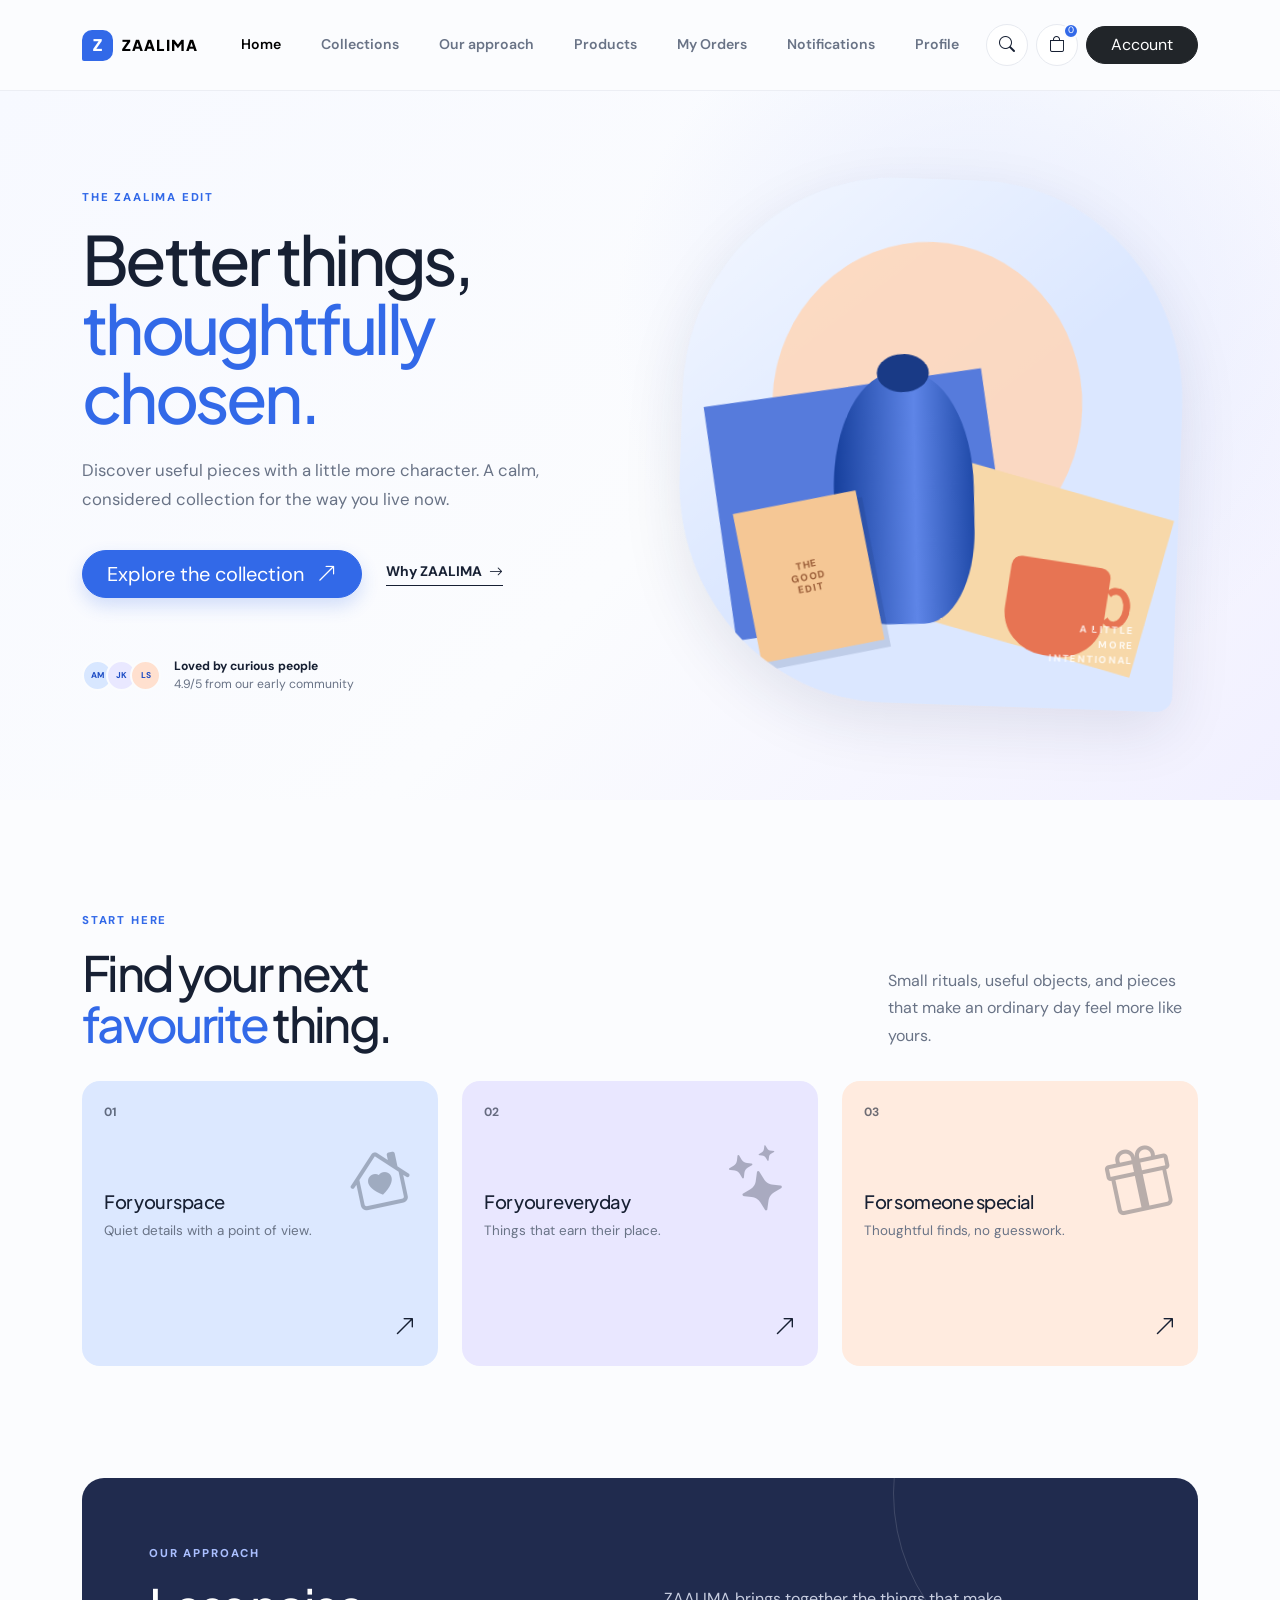
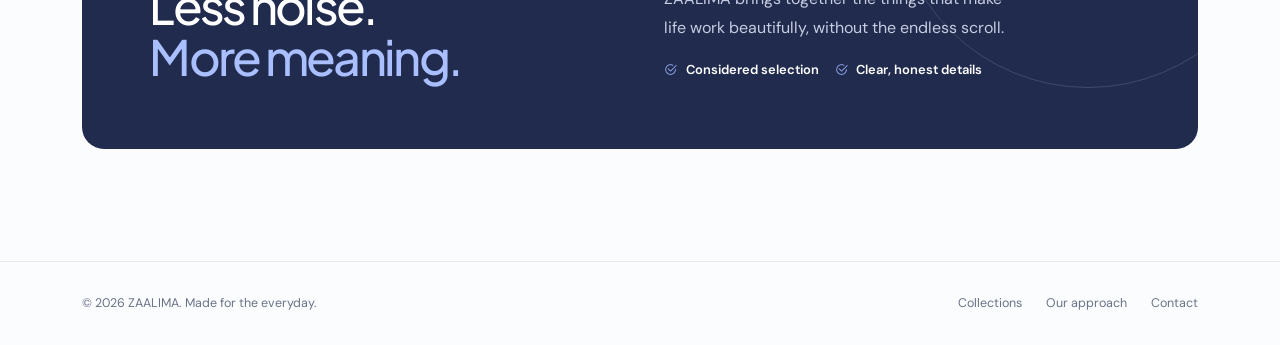
<file: frontend/index.html>
<!DOCTYPE html>
<html lang="en">
<head>
    <meta charset="UTF-8">
    <meta name="viewport" content="width=device-width, initial-scale=1">
    <meta name="description" content="ZAALIMA - a considered shopping experience for everyday essentials and standout finds.">
    <title>ZAALIMA | Better things, thoughtfully chosen</title>
    <link rel="preconnect" href="https://fonts.googleapis.com">
    <link rel="preconnect" href="https://fonts.gstatic.com" crossorigin>
    <link href="https://fonts.googleapis.com/css2?family=DM+Sans:wght@400;500;600;700&family=Plus+Jakarta+Sans:wght@600;700;800&display=swap" rel="stylesheet">
    <link href="https://cdn.jsdelivr.net/npm/bootstrap@5.3.3/dist/css/bootstrap.min.css" rel="stylesheet" integrity="sha384-QWTKZyjpPEjISv5WaRU9OFeRpok6YctnYmDr5pNlyT2bRjXh0JMhjY6hW+ALEwIH" crossorigin="anonymous">
    <link href="https://cdn.jsdelivr.net/npm/bootstrap-icons@1.11.3/font/bootstrap-icons.min.css" rel="stylesheet">
    <link rel="stylesheet" href="css/style.css">
</head>
<body>
    <header class="site-header">
        <nav class="navbar navbar-expand-lg" aria-label="Primary navigation">
            <div class="container py-3">
                <a class="navbar-brand brand-mark" href="index.html" aria-label="ZAALIMA home">
                    <span class="brand-mark__symbol">Z</span>
                    <span>ZAALIMA</span>
                </a>
                <button class="navbar-toggler border-0 shadow-none" type="button" data-bs-toggle="collapse" data-bs-target="#primaryNavigation" aria-controls="primaryNavigation" aria-expanded="false" aria-label="Toggle navigation">
                    <i class="bi bi-list fs-2"></i>
                </button>
                <div class="collapse navbar-collapse" id="primaryNavigation">
                    <ul class="navbar-nav mx-auto gap-lg-2 mt-3 mt-lg-0">
                        <li class="nav-item"><a class="nav-link active" href="index.html" aria-current="page">Home</a></li>
                        <li class="nav-item"><a class="nav-link" href="#collections">Collections</a></li>
                        <li class="nav-item"><a class="nav-link" href="#why-zaalima">Our approach</a></li>
                        <li class="nav-item"><a class="nav-link" href="products.html">Products</a></li>
                        <li class="nav-item"><a class="nav-link" href="orders.html">My Orders</a></li>
                        <li class="nav-item"><a class="nav-link" href="notifications.html">Notifications</a></li>
                        <li class="nav-item"><a class="nav-link" href="profile.html">Profile</a></li>
                    </ul>
                    <div class="nav-actions d-flex align-items-center gap-2 mt-3 mt-lg-0">
                        <button class="icon-button" type="button" aria-label="Search" data-action="search"><i class="bi bi-search"></i></button>
                        <a class="icon-button position-relative" href="cart.html" aria-label="Shopping cart">
                            <i class="bi bi-bag"></i><span class="cart-count" aria-label="0 items">0</span>
                        </a>
                        <button class="btn btn-dark rounded-pill px-4" type="button" data-action="account">Account</button>
                    </div>
                </div>
            </div>
        </nav>
    </header>

    <main>
        <section class="hero-section">
            <div class="container hero-content">
                <div class="row align-items-center g-5">
                    <div class="col-lg-6">
                        <p class="eyebrow fade-up">THE ZAALIMA EDIT</p>
                        <h1 class="display-title fade-up">Better things,<br><span>thoughtfully chosen.</span></h1>
                        <p class="hero-copy fade-up">Discover useful pieces with a little more character. A calm, considered collection for the way you live now.</p>
                        <div class="hero-actions fade-up">
                            <a class="btn btn-primary btn-lg rounded-pill px-4" href="#collections">Explore the collection <i class="bi bi-arrow-up-right ms-2"></i></a>
                            <a class="text-link" href="#why-zaalima">Why ZAALIMA <i class="bi bi-arrow-right ms-1"></i></a>
                        </div>
                        <div class="hero-proof fade-up">
                            <div class="avatar-stack" aria-hidden="true"><span>AM</span><span>JK</span><span>LS</span></div>
                            <p><strong>Loved by curious people</strong><br><span>4.9/5 from our early community</span></p>
                        </div>
                    </div>
                    <div class="col-lg-6">
                        <div class="hero-art" role="img" aria-label="A curated arrangement of a blue vase, a book, and a warm ceramic cup">
                            <div class="hero-art__sun"></div>
                            <div class="hero-art__card hero-art__card--blue"></div>
                            <div class="hero-art__card hero-art__card--cream"></div>
                            <div class="hero-art__vase"></div>
                            <div class="hero-art__book"><span>THE<br>GOOD<br>EDIT</span></div>
                            <div class="hero-art__cup"></div>
                            <span class="hero-art__label">A LITTLE<br>MORE<br>INTENTIONAL</span>
                        </div>
                    </div>
                </div>
            </div>
        </section>

        <section class="collection-section" id="collections">
            <div class="container">
                <div class="section-heading d-flex flex-column flex-md-row justify-content-between align-items-md-end gap-3">
                    <div><p class="eyebrow">START HERE</p><h2>Find your next<br><em>favourite</em> thing.</h2></div>
                    <p class="section-intro">Small rituals, useful objects, and pieces that make an ordinary day feel more like yours.</p>
                </div>
                <div class="row g-3 g-lg-4 mt-2">
                    <div class="col-md-4"><a class="collection-tile collection-tile--blue" href="#collections"><span class="tile-number">01</span><i class="bi bi-house-heart tile-icon"></i><div><h3>For your space</h3><p>Quiet details with a point of view.</p></div><i class="bi bi-arrow-up-right tile-arrow"></i></a></div>
                    <div class="col-md-4"><a class="collection-tile collection-tile--lilac" href="#collections"><span class="tile-number">02</span><i class="bi bi-stars tile-icon"></i><div><h3>For your everyday</h3><p>Things that earn their place.</p></div><i class="bi bi-arrow-up-right tile-arrow"></i></a></div>
                    <div class="col-md-4"><a class="collection-tile collection-tile--peach" href="#collections"><span class="tile-number">03</span><i class="bi bi-gift tile-icon"></i><div><h3>For someone special</h3><p>Thoughtful finds, no guesswork.</p></div><i class="bi bi-arrow-up-right tile-arrow"></i></a></div>
                </div>
            </div>
        </section>

        <section class="approach-section" id="why-zaalima">
            <div class="container"><div class="approach-panel"><div><p class="eyebrow eyebrow--light">OUR APPROACH</p><h2>Less noise.<br><span>More meaning.</span></h2></div><div class="approach-copy"><p>ZAALIMA brings together the things that make life work beautifully, without the endless scroll.</p><div class="d-flex flex-wrap gap-3"><span><i class="bi bi-check2-circle"></i> Considered selection</span><span><i class="bi bi-check2-circle"></i> Clear, honest details</span></div></div></div></div>
        </section>
    </main>

    <footer class="site-footer"><div class="container d-flex flex-column flex-md-row justify-content-between align-items-md-center gap-3"><p class="mb-0">© <span data-current-year></span> ZAALIMA. Made for the everyday.</p><div class="footer-links"><a href="#collections">Collections</a><a href="#why-zaalima">Our approach</a><a href="mailto:hello@zaalima.example">Contact</a></div></div></footer>

    <div class="toast-container position-fixed bottom-0 end-0 p-3"><div id="appToast" class="toast border-0 shadow" role="status" aria-live="polite" aria-atomic="true"><div class="toast-body d-flex align-items-center gap-2"><i class="bi bi-info-circle-fill"></i><span data-toast-message></span><button type="button" class="btn-close ms-auto" data-bs-dismiss="toast" aria-label="Close"></button></div></div></div>

    <script src="https://cdn.jsdelivr.net/npm/bootstrap@5.3.3/dist/js/bootstrap.bundle.min.js" integrity="sha384-YvpcrYf0tY3lHB60NNkmXc5s9fDVZLESaAA55NDzOxhy9GkcIdslK1eN7N6jIeHz" crossorigin="anonymous"></script>
    <script type="module" src="js/app.js"></script>
</body>
</html>
</file>
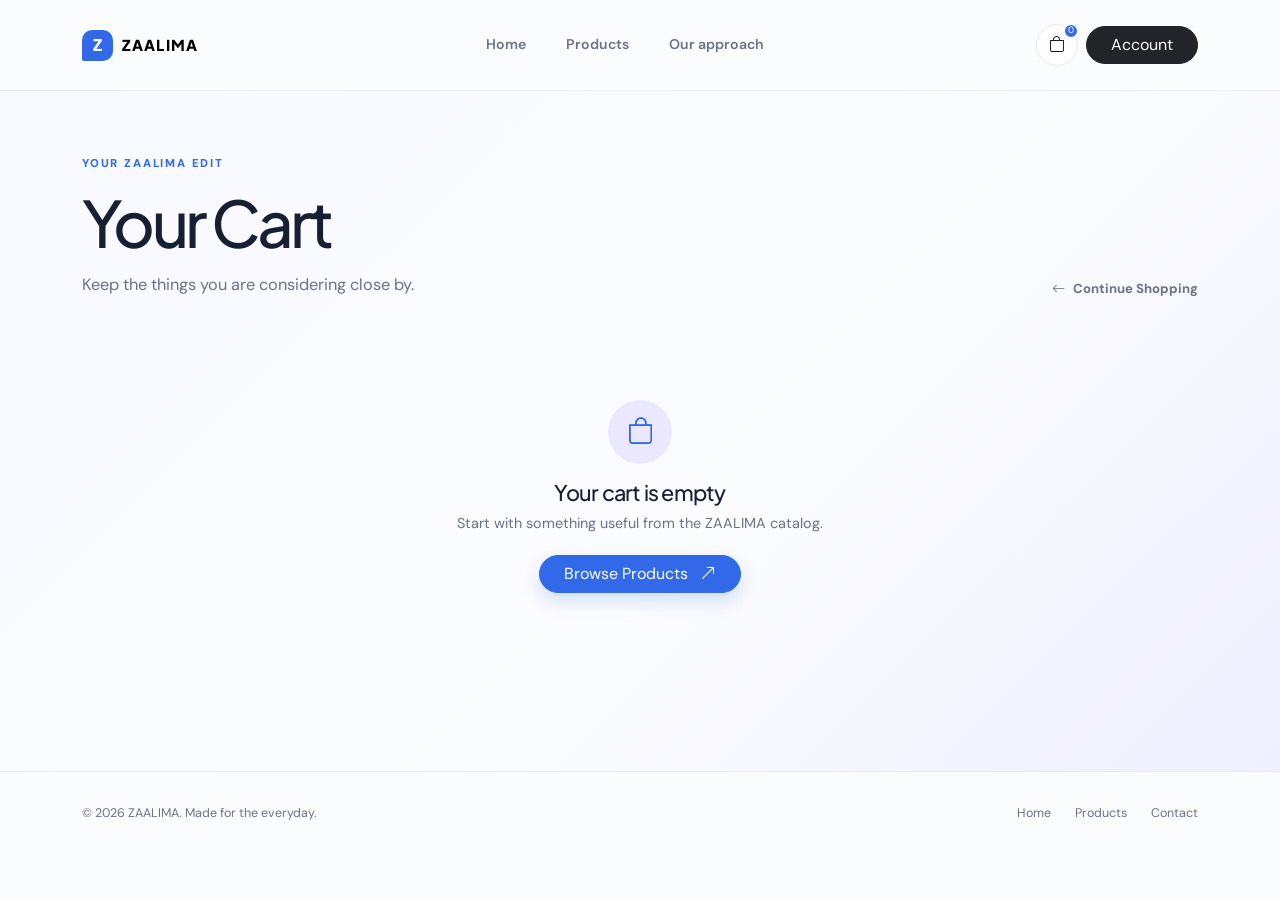
<file: frontend/cart.html>
<!DOCTYPE html>
<html lang="en">
<head>
    <meta charset="UTF-8">
    <meta name="viewport" content="width=device-width, initial-scale=1">
    <meta name="description" content="Review your ZAALIMA cart.">
    <title>Cart | ZAALIMA</title>
    <link rel="preconnect" href="https://fonts.googleapis.com">
    <link rel="preconnect" href="https://fonts.gstatic.com" crossorigin>
    <link href="https://fonts.googleapis.com/css2?family=DM+Sans:wght@400;500;600;700&family=Plus+Jakarta+Sans:wght@600;700;800&display=swap" rel="stylesheet">
    <link href="https://cdn.jsdelivr.net/npm/bootstrap@5.3.3/dist/css/bootstrap.min.css" rel="stylesheet" integrity="sha384-QWTKZyjpPEjISv5WaRU9OFeRpok6YctnYmDr5pNlyT2bRjXh0JMhjY6hW+ALEwIH" crossorigin="anonymous">
    <link href="https://cdn.jsdelivr.net/npm/bootstrap-icons@1.11.3/font/bootstrap-icons.min.css" rel="stylesheet">
    <link rel="stylesheet" href="css/style.css">
</head>
<body>
    <header class="site-header">
        <nav class="navbar navbar-expand-lg" aria-label="Primary navigation">
            <div class="container py-3">
                <a class="navbar-brand brand-mark" href="index.html" aria-label="ZAALIMA home"><span class="brand-mark__symbol">Z</span><span>ZAALIMA</span></a>
                <button class="navbar-toggler border-0 shadow-none" type="button" data-bs-toggle="collapse" data-bs-target="#primaryNavigation" aria-controls="primaryNavigation" aria-expanded="false" aria-label="Toggle navigation"><i class="bi bi-list fs-2"></i></button>
                <div class="collapse navbar-collapse" id="primaryNavigation">
                    <ul class="navbar-nav mx-auto gap-lg-2 mt-3 mt-lg-0"><li class="nav-item"><a class="nav-link" href="index.html">Home</a></li><li class="nav-item"><a class="nav-link" href="products.html">Products</a></li><li class="nav-item"><a class="nav-link" href="index.html#why-zaalima">Our approach</a></li></ul>
                    <div class="nav-actions d-flex align-items-center gap-2 mt-3 mt-lg-0"><a class="icon-button position-relative" href="cart.html" aria-label="Shopping cart"><i class="bi bi-bag"></i><span class="cart-count" aria-label="0 items">0</span></a><button class="btn btn-dark rounded-pill px-4" type="button" data-action="account">Account</button></div>
                </div>
            </div>
        </nav>
    </header>

    <main>
        <section class="cart-page">
            <div class="container">
                <div class="cart-heading"><div><p class="eyebrow">YOUR ZAALIMA EDIT</p><h1 class="page-title">Your Cart</h1><p class="page-intro">Keep the things you are considering close by.</p></div><a class="back-link" href="products.html"><i class="bi bi-arrow-left me-2"></i>Continue Shopping</a></div>
                <div id="emptyCart" class="state-panel d-none"><div class="state-icon"><i class="bi bi-bag"></i></div><h2>Your cart is empty</h2><p>Start with something useful from the ZAALIMA catalog.</p><a class="btn btn-primary rounded-pill px-4" href="products.html">Browse Products <i class="bi bi-arrow-up-right ms-2"></i></a></div>
                <section id="cartContent" class="cart-layout d-none" aria-label="Cart contents"><div><div id="cartItems" class="cart-items"></div><button class="clear-cart-button" type="button" id="clearCart"><i class="bi bi-trash3 me-2"></i>Clear cart</button></div><aside class="cart-summary"><p class="eyebrow">SUMMARY</p><h2>Cart total</h2><div class="summary-row"><span>Items</span><strong id="summaryItemCount">0</strong></div><div class="summary-row"><span>Product records</span><strong id="summaryRecordCount">0</strong></div><div class="summary-total"><span>Ready for checkout</span><strong>Review</strong></div><a class="btn btn-primary rounded-pill w-100" href="checkout.html"><i class="bi bi-arrow-right me-2"></i>Review Checkout</a><p class="summary-note"><i class="bi bi-info-circle me-1"></i>Cart is currently saved in this browser only.</p></aside></section>
            </div>
        </section>
    </main>

    <footer class="site-footer"><div class="container d-flex flex-column flex-md-row justify-content-between align-items-md-center gap-3"><p class="mb-0">© <span data-current-year></span> ZAALIMA. Made for the everyday.</p><div class="footer-links"><a href="index.html">Home</a><a href="products.html">Products</a><a href="mailto:hello@zaalima.example">Contact</a></div></div></footer>
    <div class="toast-container position-fixed bottom-0 end-0 p-3"><div id="appToast" class="toast border-0 shadow" role="status" aria-live="polite" aria-atomic="true"><div class="toast-body d-flex align-items-center gap-2"><i class="bi bi-info-circle-fill"></i><span data-toast-message></span><button type="button" class="btn-close ms-auto" data-bs-dismiss="toast" aria-label="Close"></button></div></div></div>
    <script src="https://cdn.jsdelivr.net/npm/bootstrap@5.3.3/dist/js/bootstrap.bundle.min.js" integrity="sha384-YvpcrYf0tY3lHB60NNkmXc5s9fDVZLESaAA55NDzOxhy9GkcIdslK1eN7N6jIeHz" crossorigin="anonymous"></script>
    <script type="module" src="js/cart.js"></script>
</body>
</html>
</file>
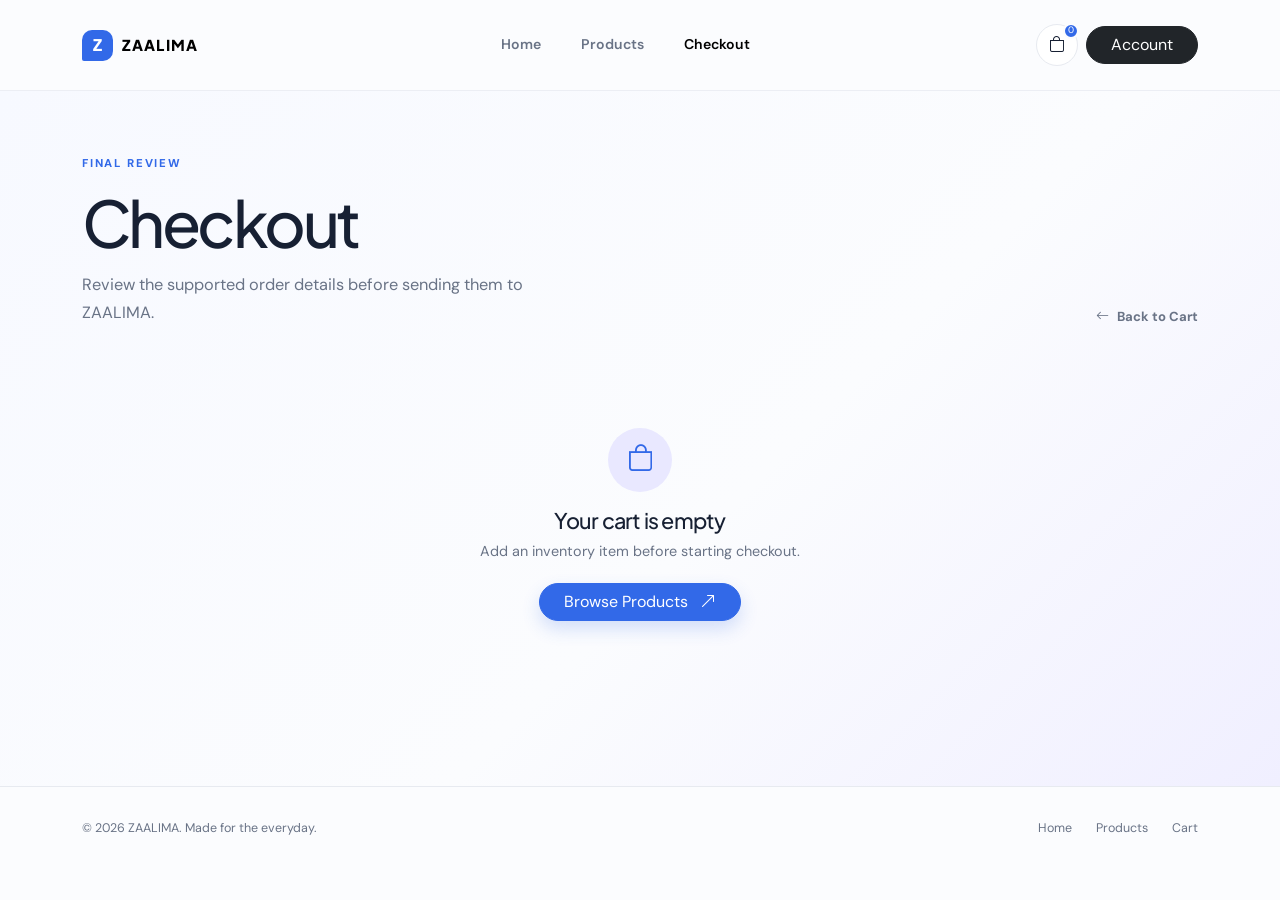
<file: frontend/checkout.html>
<!DOCTYPE html>
<html lang="en">
<head>
    <meta charset="UTF-8">
    <meta name="viewport" content="width=device-width, initial-scale=1">
    <meta name="description" content="Review your ZAALIMA order before placing it.">
    <title>Checkout | ZAALIMA</title>
    <link rel="preconnect" href="https://fonts.googleapis.com">
    <link rel="preconnect" href="https://fonts.gstatic.com" crossorigin>
    <link href="https://fonts.googleapis.com/css2?family=DM+Sans:wght@400;500;600;700&family=Plus+Jakarta+Sans:wght@600;700;800&display=swap" rel="stylesheet">
    <link href="https://cdn.jsdelivr.net/npm/bootstrap@5.3.3/dist/css/bootstrap.min.css" rel="stylesheet" integrity="sha384-QWTKZyjpPEjISv5WaRU9OFeRpok6YctnYmDr5pNlyT2bRjXh0JMhjY6hW+ALEwIH" crossorigin="anonymous">
    <link href="https://cdn.jsdelivr.net/npm/bootstrap-icons@1.11.3/font/bootstrap-icons.min.css" rel="stylesheet">
    <link rel="stylesheet" href="css/style.css">
</head>
<body>
    <header class="site-header">
        <nav class="navbar navbar-expand-lg" aria-label="Primary navigation">
            <div class="container py-3">
                <a class="navbar-brand brand-mark" href="index.html" aria-label="ZAALIMA home"><span class="brand-mark__symbol">Z</span><span>ZAALIMA</span></a>
                <button class="navbar-toggler border-0 shadow-none" type="button" data-bs-toggle="collapse" data-bs-target="#primaryNavigation" aria-controls="primaryNavigation" aria-expanded="false" aria-label="Toggle navigation"><i class="bi bi-list fs-2"></i></button>
                <div class="collapse navbar-collapse" id="primaryNavigation">
                    <ul class="navbar-nav mx-auto gap-lg-2 mt-3 mt-lg-0"><li class="nav-item"><a class="nav-link" href="index.html">Home</a></li><li class="nav-item"><a class="nav-link" href="products.html">Products</a></li><li class="nav-item"><a class="nav-link active" href="checkout.html" aria-current="page">Checkout</a></li></ul>
                    <div class="nav-actions d-flex align-items-center gap-2 mt-3 mt-lg-0"><a class="icon-button position-relative" href="cart.html" aria-label="Shopping cart"><i class="bi bi-bag"></i><span class="cart-count" aria-label="0 items">0</span></a><button class="btn btn-dark rounded-pill px-4" type="button" data-action="account">Account</button></div>
                </div>
            </div>
        </nav>
    </header>

    <main>
        <section class="checkout-page">
            <div class="container">
                <div class="checkout-heading"><div><p class="eyebrow">FINAL REVIEW</p><h1 class="page-title">Checkout</h1><p class="page-intro">Review the supported order details before sending them to ZAALIMA.</p></div><a class="back-link" href="cart.html"><i class="bi bi-arrow-left me-2"></i>Back to Cart</a></div>
                <div id="checkoutLoading" class="state-panel" role="status"><div class="spinner-border text-primary" aria-hidden="true"></div><h2>Preparing your order</h2><p>Reading your saved cart.</p></div>
                <div id="checkoutEmpty" class="state-panel d-none"><div class="state-icon"><i class="bi bi-bag"></i></div><h2>Your cart is empty</h2><p>Add an inventory item before starting checkout.</p><a class="btn btn-primary rounded-pill px-4" href="products.html">Browse Products <i class="bi bi-arrow-up-right ms-2"></i></a></div>
                <div id="checkoutMultiple" class="state-panel d-none"><div class="state-icon"><i class="bi bi-layers"></i></div><h2>One product per order</h2><p>The current Order API supports one product and quantity per request. Remove extra cart items before continuing.</p><a class="btn btn-primary rounded-pill px-4" href="cart.html">Review Cart <i class="bi bi-arrow-right ms-2"></i></a></div>
                <div id="checkoutError" class="state-panel state-panel--error d-none" role="alert"><div class="state-icon"><i class="bi bi-cloud-slash"></i></div><h2>Order could not be prepared</h2><p id="checkoutErrorMessage">We could not prepare this order.</p><button class="btn btn-primary rounded-pill px-4" type="button" id="retryCheckout"><i class="bi bi-arrow-clockwise me-2"></i>Try again</button></div>
                <div id="checkoutAuth" class="state-panel state-panel--error d-none" role="alert"><div class="state-icon"><i class="bi bi-shield-lock"></i></div><h2>Authentication required</h2><p>The Gateway requires a legitimate account token before an order can be placed.</p><button class="btn btn-dark rounded-pill px-4" type="button" data-action="account">Account access unavailable</button></div>
                <div id="checkoutSuccess" class="state-panel checkout-success d-none" role="status"><div class="state-icon"><i class="bi bi-check2"></i></div><h2>Order submitted</h2><p>Your order was accepted by the Order API. Further status transitions are handled by the backend.</p><div id="orderResponse" class="order-response"></div><a class="btn btn-primary rounded-pill px-4" href="products.html">Continue Shopping <i class="bi bi-arrow-up-right ms-2"></i></a></div>

                <section id="checkoutContent" class="checkout-layout d-none" aria-label="Checkout review"><div class="checkout-review"><div class="checkout-section-heading"><div><p class="eyebrow">ORDER REVIEW</p><h2>One considered choice.</h2></div><span class="review-lock"><i class="bi bi-lock me-1"></i>Review only</span></div><div id="checkoutItem" class="checkout-item"></div><div class="confirmation-note"><i class="bi bi-info-circle"></i><div><strong>What happens next?</strong><p>This submits only the confirmed product ID and quantity to the Order API. Payment and order status transitions remain with the backend.</p></div></div></div><aside class="checkout-summary"><p class="eyebrow">ORDER SUMMARY</p><h2>Ready to place?</h2><div class="summary-row"><span>Product ID</span><strong id="summaryProductId">-</strong></div><div class="summary-row"><span>Quantity</span><strong id="summaryQuantity">-</strong></div><div class="summary-row"><span>Inventory ID</span><strong id="summaryInventoryId">-</strong></div><div class="summary-total"><span>Payment</span><strong>Not collected</strong></div><button class="btn btn-primary rounded-pill w-100" type="button" id="placeOrder"><i class="bi bi-send me-2"></i>Place Order</button><p class="summary-note"><i class="bi bi-shield-check me-1"></i>No payment or customer details are collected here.</p></aside></section>
            </div>
        </section>
    </main>

    <footer class="site-footer"><div class="container d-flex flex-column flex-md-row justify-content-between align-items-md-center gap-3"><p class="mb-0">© <span data-current-year></span> ZAALIMA. Made for the everyday.</p><div class="footer-links"><a href="index.html">Home</a><a href="products.html">Products</a><a href="cart.html">Cart</a></div></div></footer>
    <div class="toast-container position-fixed bottom-0 end-0 p-3"><div id="appToast" class="toast border-0 shadow" role="status" aria-live="polite" aria-atomic="true"><div class="toast-body d-flex align-items-center gap-2"><i class="bi bi-info-circle-fill"></i><span data-toast-message></span><button type="button" class="btn-close ms-auto" data-bs-dismiss="toast" aria-label="Close"></button></div></div></div>
    <script src="https://cdn.jsdelivr.net/npm/bootstrap@5.3.3/dist/js/bootstrap.bundle.min.js" integrity="sha384-YvpcrYf0tY3lHB60NNkmXc5s9fDVZLESaAA55NDzOxhy9GkcIdslK1eN7N6jIeHz" crossorigin="anonymous"></script>
    <script type="module" src="js/checkout.js"></script>
</body>
</html>
</file>
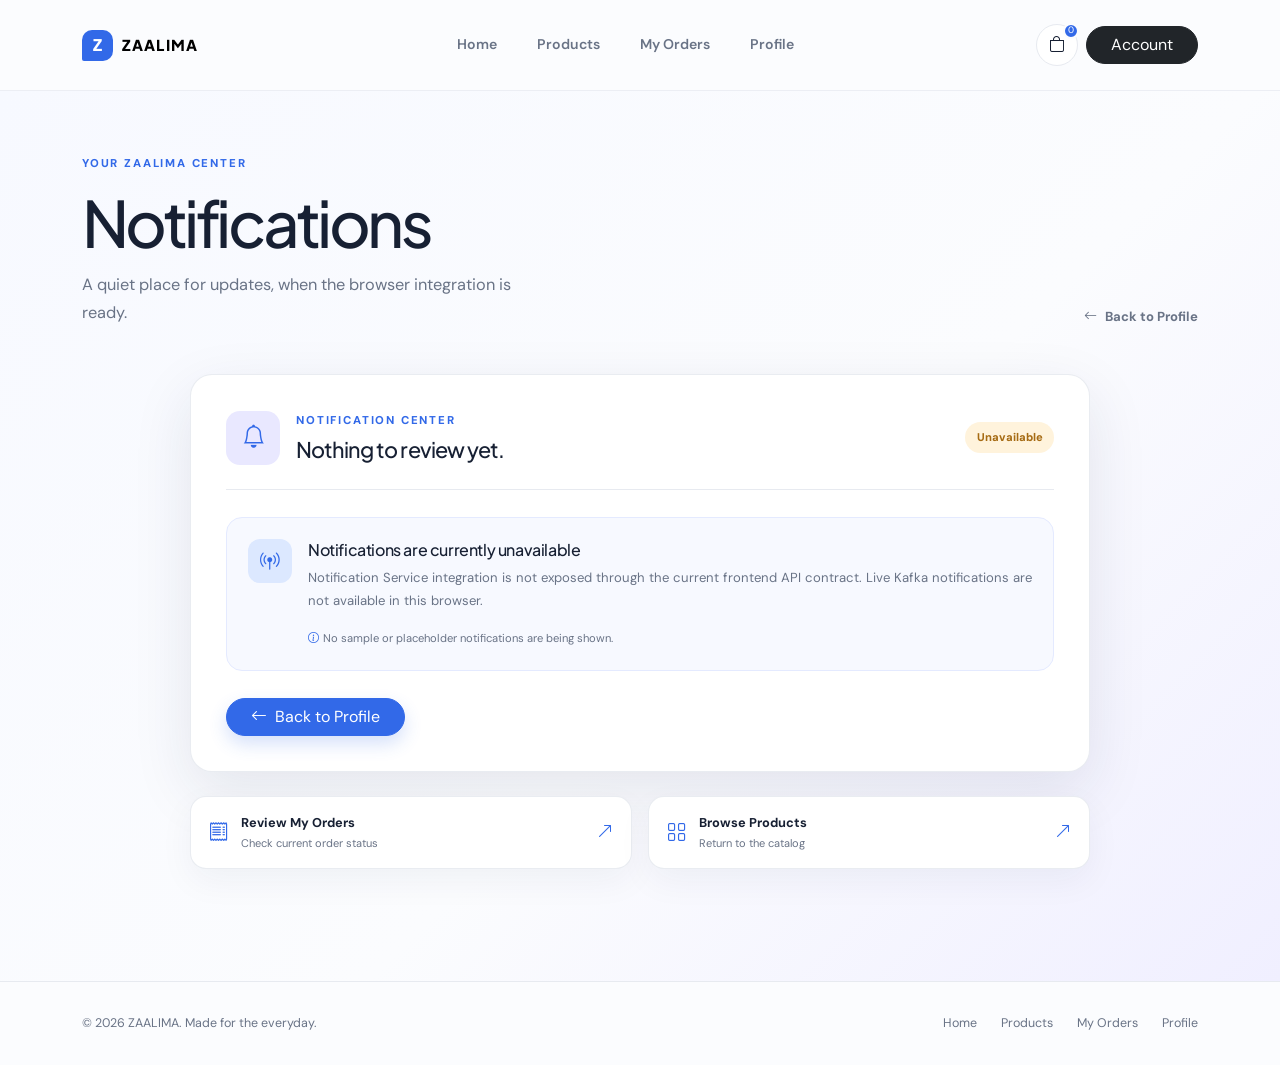
<file: frontend/notifications.html>
<!DOCTYPE html>
<html lang="en">
<head>
    <meta charset="UTF-8">
    <meta name="viewport" content="width=device-width, initial-scale=1">
    <meta name="description" content="View ZAALIMA notifications when the frontend integration is available.">
    <title>Notifications | ZAALIMA</title>
    <link rel="preconnect" href="https://fonts.googleapis.com">
    <link rel="preconnect" href="https://fonts.gstatic.com" crossorigin>
    <link href="https://fonts.googleapis.com/css2?family=DM+Sans:wght@400;500;600;700&family=Plus+Jakarta+Sans:wght@600;700;800&display=swap" rel="stylesheet">
    <link href="https://cdn.jsdelivr.net/npm/bootstrap@5.3.3/dist/css/bootstrap.min.css" rel="stylesheet" integrity="sha384-QWTKZyjpPEjISv5WaRU9OFeRpok6YctnYmDr5pNlyT2bRjXh0JMhjY6hW+ALEwIH" crossorigin="anonymous">
    <link href="https://cdn.jsdelivr.net/npm/bootstrap-icons@1.11.3/font/bootstrap-icons.min.css" rel="stylesheet">
    <link rel="stylesheet" href="css/style.css">
</head>
<body>
    <header class="site-header">
        <nav class="navbar navbar-expand-lg" aria-label="Primary navigation">
            <div class="container py-3">
                <a class="navbar-brand brand-mark" href="index.html" aria-label="ZAALIMA home"><span class="brand-mark__symbol">Z</span><span>ZAALIMA</span></a>
                <button class="navbar-toggler border-0 shadow-none" type="button" data-bs-toggle="collapse" data-bs-target="#primaryNavigation" aria-controls="primaryNavigation" aria-expanded="false" aria-label="Toggle navigation"><i class="bi bi-list fs-2"></i></button>
                <div class="collapse navbar-collapse" id="primaryNavigation">
                    <ul class="navbar-nav mx-auto gap-lg-2 mt-3 mt-lg-0"><li class="nav-item"><a class="nav-link" href="index.html">Home</a></li><li class="nav-item"><a class="nav-link" href="products.html">Products</a></li><li class="nav-item"><a class="nav-link" href="orders.html">My Orders</a></li><li class="nav-item"><a class="nav-link" href="profile.html">Profile</a></li></ul>
                    <div class="nav-actions d-flex align-items-center gap-2 mt-3 mt-lg-0"><a class="icon-button position-relative" href="cart.html" aria-label="Shopping cart"><i class="bi bi-bag"></i><span class="cart-count" aria-label="0 items">0</span></a><button class="btn btn-dark rounded-pill px-4" type="button" data-action="account">Account</button></div>
                </div>
            </div>
        </nav>
    </header>

    <main>
        <section class="notifications-page">
            <div class="container">
                <div class="notifications-heading"><div><p class="eyebrow">YOUR ZAALIMA CENTER</p><h1 class="page-title">Notifications</h1><p class="page-intro">A quiet place for updates, when the browser integration is ready.</p></div><a class="back-link" href="profile.html"><i class="bi bi-arrow-left me-2"></i>Back to Profile</a></div>
                <section class="notification-center" aria-labelledby="notificationCenterTitle"><div class="notification-center__header"><div class="notification-bell"><i class="bi bi-bell"></i></div><div><p class="eyebrow">NOTIFICATION CENTER</p><h2 id="notificationCenterTitle">Nothing to review yet.</h2></div><span class="notification-center__badge">Unavailable</span></div><div class="notification-unavailable"><div class="notification-unavailable__icon"><i class="bi bi-broadcast-pin"></i></div><div><h3>Notifications are currently unavailable</h3><p>Notification Service integration is not exposed through the current frontend API contract. Live Kafka notifications are not available in this browser.</p><span class="notification-unavailable__note"><i class="bi bi-info-circle me-1"></i>No sample or placeholder notifications are being shown.</span></div></div><a class="btn btn-primary rounded-pill px-4" href="profile.html"><i class="bi bi-arrow-left me-2"></i>Back to Profile</a></section>
                <div class="notification-links"><a href="orders.html"><i class="bi bi-receipt"></i><span><strong>Review My Orders</strong><small>Check current order status</small></span><i class="bi bi-arrow-up-right ms-auto"></i></a><a href="products.html"><i class="bi bi-grid"></i><span><strong>Browse Products</strong><small>Return to the catalog</small></span><i class="bi bi-arrow-up-right ms-auto"></i></a></div>
            </div>
        </section>
    </main>

    <footer class="site-footer"><div class="container d-flex flex-column flex-md-row justify-content-between align-items-md-center gap-3"><p class="mb-0">© <span data-current-year></span> ZAALIMA. Made for the everyday.</p><div class="footer-links"><a href="index.html">Home</a><a href="products.html">Products</a><a href="orders.html">My Orders</a><a href="profile.html">Profile</a></div></div></footer>
    <div class="toast-container position-fixed bottom-0 end-0 p-3"><div id="appToast" class="toast border-0 shadow" role="status" aria-live="polite" aria-atomic="true"><div class="toast-body d-flex align-items-center gap-2"><i class="bi bi-info-circle-fill"></i><span data-toast-message></span><button type="button" class="btn-close ms-auto" data-bs-dismiss="toast" aria-label="Close"></button></div></div></div>
    <script src="https://cdn.jsdelivr.net/npm/bootstrap@5.3.3/dist/js/bootstrap.bundle.min.js" integrity="sha384-YvpcrYf0tY3lHB60NNkmXc5s9fDVZLESaAA55NDzOxhy9GkcIdslK1eN7N6jIeHz" crossorigin="anonymous"></script>
    <script type="module" src="js/notifications.js"></script>
</body>
</html>
</file>
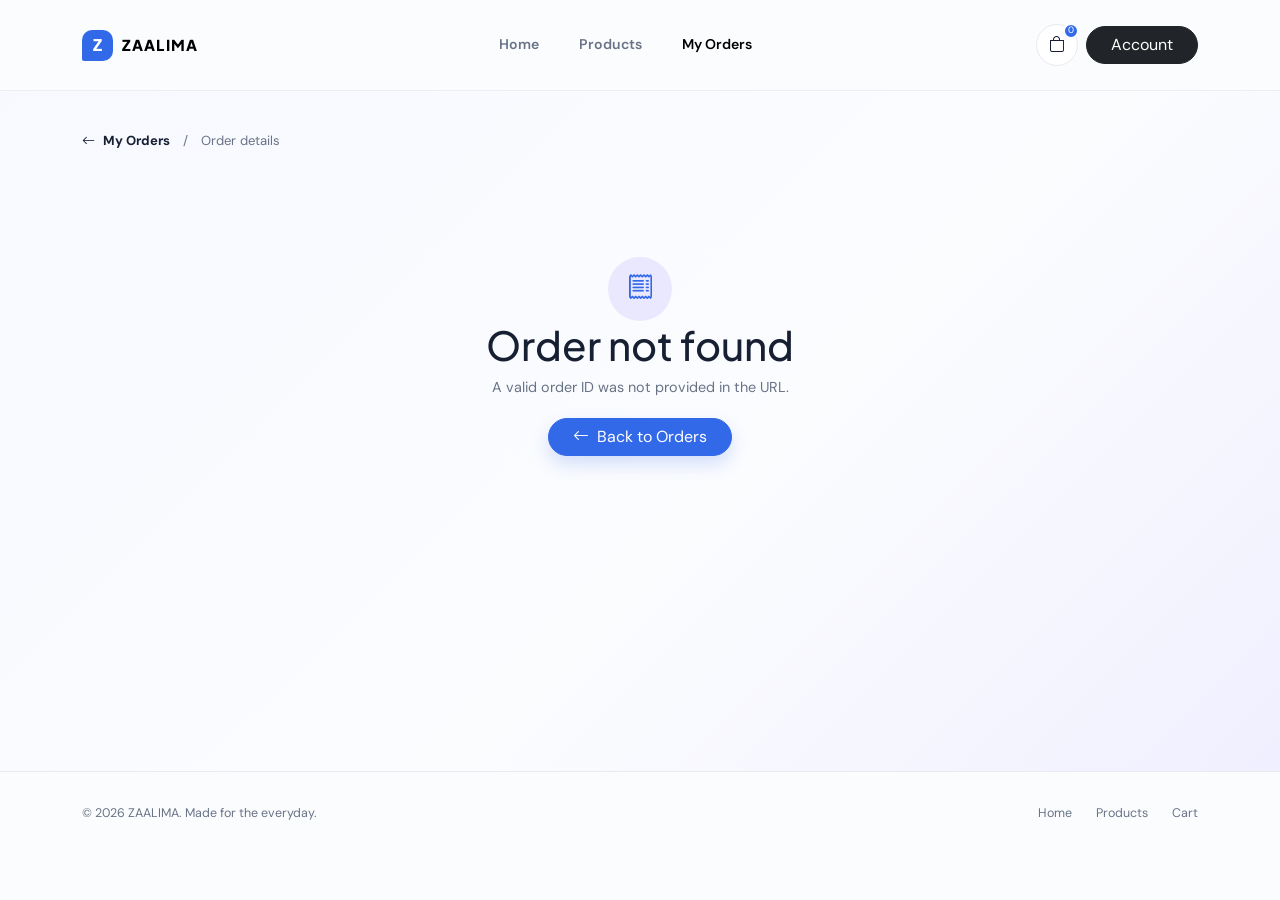
<file: frontend/order-details.html>
<!DOCTYPE html>
<html lang="en">
<head>
    <meta charset="UTF-8">
    <meta name="viewport" content="width=device-width, initial-scale=1">
    <meta name="description" content="View the current status of a ZAALIMA order.">
    <title>Order Details | ZAALIMA</title>
    <link rel="preconnect" href="https://fonts.googleapis.com">
    <link rel="preconnect" href="https://fonts.gstatic.com" crossorigin>
    <link href="https://fonts.googleapis.com/css2?family=DM+Sans:wght@400;500;600;700&family=Plus+Jakarta+Sans:wght@600;700;800&display=swap" rel="stylesheet">
    <link href="https://cdn.jsdelivr.net/npm/bootstrap@5.3.3/dist/css/bootstrap.min.css" rel="stylesheet" integrity="sha384-QWTKZyjpPEjISv5WaRU9OFeRpok6YctnYmDr5pNlyT2bRjXh0JMhjY6hW+ALEwIH" crossorigin="anonymous">
    <link href="https://cdn.jsdelivr.net/npm/bootstrap-icons@1.11.3/font/bootstrap-icons.min.css" rel="stylesheet">
    <link rel="stylesheet" href="css/style.css">
</head>
<body>
    <header class="site-header">
        <nav class="navbar navbar-expand-lg" aria-label="Primary navigation">
            <div class="container py-3">
                <a class="navbar-brand brand-mark" href="index.html" aria-label="ZAALIMA home"><span class="brand-mark__symbol">Z</span><span>ZAALIMA</span></a>
                <button class="navbar-toggler border-0 shadow-none" type="button" data-bs-toggle="collapse" data-bs-target="#primaryNavigation" aria-controls="primaryNavigation" aria-expanded="false" aria-label="Toggle navigation"><i class="bi bi-list fs-2"></i></button>
                <div class="collapse navbar-collapse" id="primaryNavigation">
                    <ul class="navbar-nav mx-auto gap-lg-2 mt-3 mt-lg-0"><li class="nav-item"><a class="nav-link" href="index.html">Home</a></li><li class="nav-item"><a class="nav-link" href="products.html">Products</a></li><li class="nav-item"><a class="nav-link active" href="orders.html" aria-current="page">My Orders</a></li></ul>
                    <div class="nav-actions d-flex align-items-center gap-2 mt-3 mt-lg-0"><a class="icon-button position-relative" href="cart.html" aria-label="Shopping cart"><i class="bi bi-bag"></i><span class="cart-count" aria-label="0 items">0</span></a><button class="btn btn-dark rounded-pill px-4" type="button" data-action="account">Account</button></div>
                </div>
            </div>
        </nav>
    </header>

    <main>
        <section class="order-details-page">
            <div class="container">
                <nav class="detail-breadcrumb" aria-label="Breadcrumb"><a href="orders.html"><i class="bi bi-arrow-left me-2"></i>My Orders</a><span>/</span><span aria-current="page">Order details</span></nav>
                <div id="orderLoading" class="state-panel" role="status"><div class="spinner-border text-primary" aria-hidden="true"></div><h1>Loading order</h1><p>Checking the current Order API status.</p></div>
                <div id="orderNotFound" class="state-panel d-none" role="status"><div class="state-icon"><i class="bi bi-receipt"></i></div><h1>Order not found</h1><p id="orderNotFoundMessage">A valid order was not found for this address.</p><a class="btn btn-primary rounded-pill px-4" href="orders.html"><i class="bi bi-arrow-left me-2"></i>Back to Orders</a></div>
                <div id="orderError" class="state-panel state-panel--error d-none" role="alert"><div class="state-icon"><i class="bi bi-cloud-slash"></i></div><h1>Order is unavailable</h1><p id="orderErrorMessage">We could not load this order right now.</p><button class="btn btn-primary rounded-pill px-4" type="button" id="retryOrder"><i class="bi bi-arrow-clockwise me-2"></i>Refresh</button></div>
                <div id="orderAuth" class="state-panel state-panel--error d-none" role="alert"><div class="state-icon"><i class="bi bi-shield-lock"></i></div><h1>Authentication required</h1><p>The Gateway requires a legitimate account token before this order can be viewed.</p><button class="btn btn-dark rounded-pill px-4" type="button" data-action="account">Account access unavailable</button></div>

                <section id="orderContent" class="order-detail-layout d-none" aria-labelledby="orderHeading">
                    <div class="order-detail-main"><div class="order-detail-heading"><div><p class="eyebrow">ORDER DETAILS</p><h1 id="orderHeading" class="page-title">Order <span data-order-id></span></h1><p class="page-intro">A read-only view of the current status returned by the Order API.</p></div><button class="btn btn-outline-dark rounded-pill px-4" type="button" id="refreshOrder"><i class="bi bi-arrow-clockwise me-2"></i>Refresh</button></div><div class="order-status-banner"><div><span class="order-status-banner__label">CURRENT STATUS</span><strong data-status></strong></div><span class="order-status" data-status-badge></span></div><div class="status-tracker-card"><div class="tracker-heading"><div><p class="eyebrow">STATUS VIEW</p><h2>Where things stand</h2></div><span class="tracker-hint"><i class="bi bi-info-circle me-1"></i>Current status only</span></div><div id="statusTracker" class="status-tracker"></div><p class="tracker-note">This visual reflects the current Order API status. It is not a record of individual Kafka, Avro, or Saga events.</p></div></div>
                    <aside class="order-facts-card"><p class="eyebrow">ORDER RECORD</p><h2>Confirmed details</h2><div class="order-facts-list"><div><span>Order ID</span><strong data-order-id></strong></div><div><span>Product ID</span><strong data-product-id></strong></div><div><span>Quantity</span><strong data-quantity></strong></div></div><a class="btn btn-primary rounded-pill w-100" href="orders.html"><i class="bi bi-arrow-left me-2"></i>Back to Orders</a></aside>
                </section>
            </div>
        </section>
    </main>

    <footer class="site-footer"><div class="container d-flex flex-column flex-md-row justify-content-between align-items-md-center gap-3"><p class="mb-0">© <span data-current-year></span> ZAALIMA. Made for the everyday.</p><div class="footer-links"><a href="index.html">Home</a><a href="products.html">Products</a><a href="cart.html">Cart</a></div></div></footer>
    <div class="toast-container position-fixed bottom-0 end-0 p-3"><div id="appToast" class="toast border-0 shadow" role="status" aria-live="polite" aria-atomic="true"><div class="toast-body d-flex align-items-center gap-2"><i class="bi bi-info-circle-fill"></i><span data-toast-message></span><button type="button" class="btn-close ms-auto" data-bs-dismiss="toast" aria-label="Close"></button></div></div></div>
    <script src="https://cdn.jsdelivr.net/npm/bootstrap@5.3.3/dist/js/bootstrap.bundle.min.js" integrity="sha384-YvpcrYf0tY3lHB60NNkmXc5s9fDVZLESaAA55NDzOxhy9GkcIdslK1eN7N6jIeHz" crossorigin="anonymous"></script>
    <script type="module" src="js/order-details.js"></script>
</body>
</html>
</file>
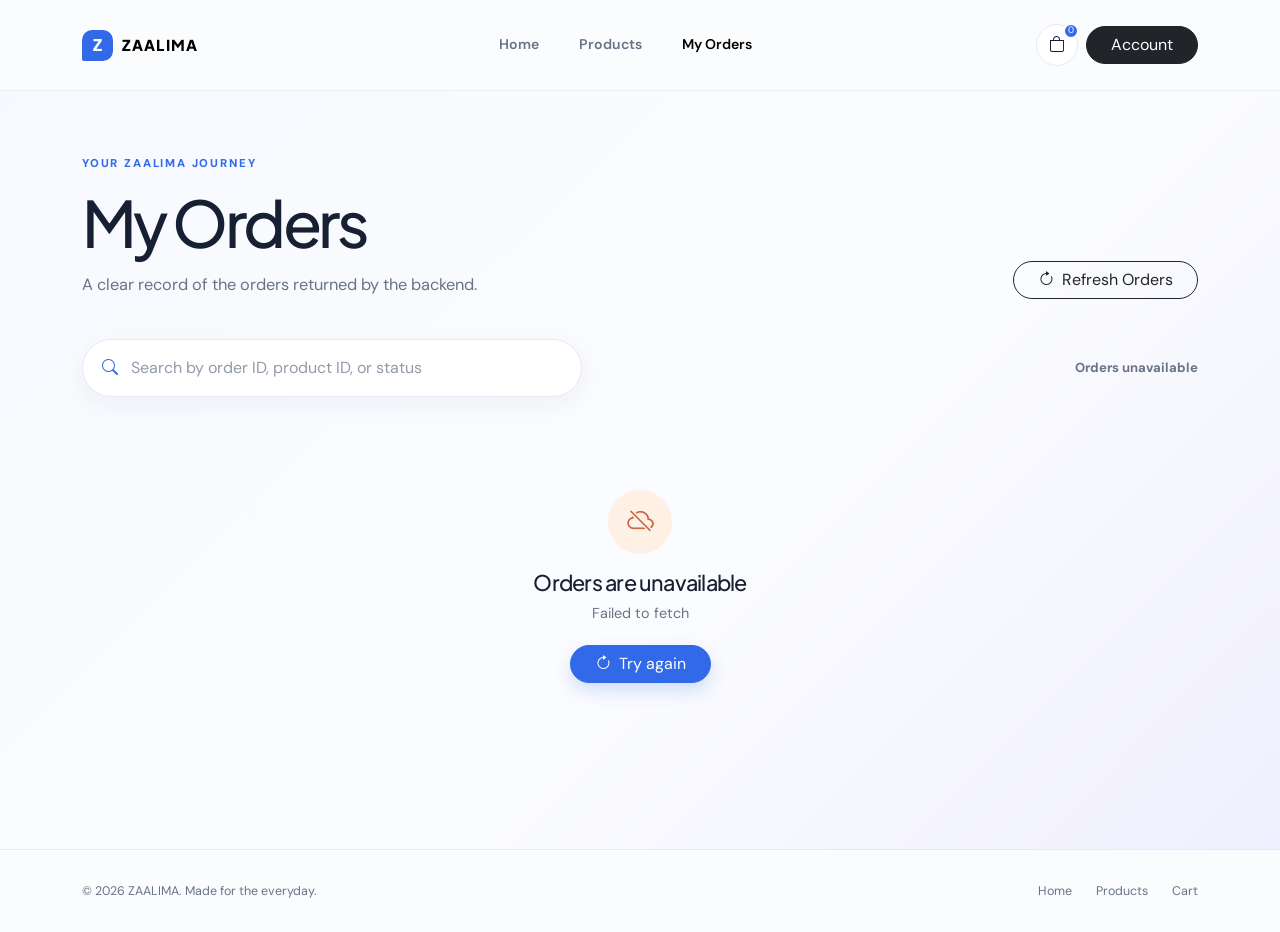
<file: frontend/orders.html>
<!DOCTYPE html>
<html lang="en">
<head>
    <meta charset="UTF-8">
    <meta name="viewport" content="width=device-width, initial-scale=1">
    <meta name="description" content="Review your ZAALIMA orders and their current backend status.">
    <title>My Orders | ZAALIMA</title>
    <link rel="preconnect" href="https://fonts.googleapis.com">
    <link rel="preconnect" href="https://fonts.gstatic.com" crossorigin>
    <link href="https://fonts.googleapis.com/css2?family=DM+Sans:wght@400;500;600;700&family=Plus+Jakarta+Sans:wght@600;700;800&display=swap" rel="stylesheet">
    <link href="https://cdn.jsdelivr.net/npm/bootstrap@5.3.3/dist/css/bootstrap.min.css" rel="stylesheet" integrity="sha384-QWTKZyjpPEjISv5WaRU9OFeRpok6YctnYmDr5pNlyT2bRjXh0JMhjY6hW+ALEwIH" crossorigin="anonymous">
    <link href="https://cdn.jsdelivr.net/npm/bootstrap-icons@1.11.3/font/bootstrap-icons.min.css" rel="stylesheet">
    <link rel="stylesheet" href="css/style.css">
</head>
<body>
    <header class="site-header">
        <nav class="navbar navbar-expand-lg" aria-label="Primary navigation">
            <div class="container py-3">
                <a class="navbar-brand brand-mark" href="index.html" aria-label="ZAALIMA home"><span class="brand-mark__symbol">Z</span><span>ZAALIMA</span></a>
                <button class="navbar-toggler border-0 shadow-none" type="button" data-bs-toggle="collapse" data-bs-target="#primaryNavigation" aria-controls="primaryNavigation" aria-expanded="false" aria-label="Toggle navigation"><i class="bi bi-list fs-2"></i></button>
                <div class="collapse navbar-collapse" id="primaryNavigation">
                    <ul class="navbar-nav mx-auto gap-lg-2 mt-3 mt-lg-0"><li class="nav-item"><a class="nav-link" href="index.html">Home</a></li><li class="nav-item"><a class="nav-link" href="products.html">Products</a></li><li class="nav-item"><a class="nav-link active" href="orders.html" aria-current="page">My Orders</a></li></ul>
                    <div class="nav-actions d-flex align-items-center gap-2 mt-3 mt-lg-0"><a class="icon-button position-relative" href="cart.html" aria-label="Shopping cart"><i class="bi bi-bag"></i><span class="cart-count" aria-label="0 items">0</span></a><button class="btn btn-dark rounded-pill px-4" type="button" data-action="account">Account</button></div>
                </div>
            </div>
        </nav>
    </header>

    <main>
        <section class="orders-page">
            <div class="container">
                <div class="orders-heading"><div><p class="eyebrow">YOUR ZAALIMA JOURNEY</p><h1 class="page-title">My Orders</h1><p class="page-intro">A clear record of the orders returned by the backend.</p></div><button class="btn btn-outline-dark rounded-pill px-4" type="button" id="refreshOrders"><i class="bi bi-arrow-clockwise me-2"></i>Refresh Orders</button></div>
                <div class="orders-toolbar"><div class="search-field"><i class="bi bi-search" aria-hidden="true"></i><label class="visually-hidden" for="orderSearch">Search orders</label><input id="orderSearch" type="search" placeholder="Search by order ID, product ID, or status" autocomplete="off"></div><p class="results-count mb-0" id="ordersCount" aria-live="polite">Loading orders...</p></div>
                <div id="ordersLoading" class="state-panel" role="status"><div class="spinner-border text-primary" aria-hidden="true"></div><h2>Loading your orders</h2><p>Checking the Order API.</p></div>
                <div id="ordersEmpty" class="state-panel d-none"><div class="state-icon"><i class="bi bi-receipt"></i></div><h2 id="ordersEmptyTitle">No orders yet</h2><p id="ordersEmptyMessage">Orders you place will appear here.</p><a class="btn btn-primary rounded-pill px-4" href="products.html">Browse Products <i class="bi bi-arrow-up-right ms-2"></i></a></div>
                <div id="ordersNoResults" class="state-panel d-none"><div class="state-icon"><i class="bi bi-search"></i></div><h2>No matching orders</h2><p>Try a different order ID, product ID, or status.</p></div>
                <div id="ordersError" class="state-panel state-panel--error d-none" role="alert"><div class="state-icon"><i class="bi bi-cloud-slash"></i></div><h2>Orders are unavailable</h2><p id="ordersErrorMessage">We could not load your orders right now.</p><button class="btn btn-primary rounded-pill px-4" type="button" id="retryOrders"><i class="bi bi-arrow-clockwise me-2"></i>Try again</button></div>
                <div id="ordersAuth" class="state-panel state-panel--error d-none" role="alert"><div class="state-icon"><i class="bi bi-shield-lock"></i></div><h2>Authentication required</h2><p>The Gateway requires a legitimate account token before orders can be viewed.</p><button class="btn btn-dark rounded-pill px-4" type="button" data-action="account">Account access unavailable</button></div>
                <div id="ordersGrid" class="orders-grid d-none" aria-live="polite"></div>
            </div>
        </section>
    </main>

    <footer class="site-footer"><div class="container d-flex flex-column flex-md-row justify-content-between align-items-md-center gap-3"><p class="mb-0">© <span data-current-year></span> ZAALIMA. Made for the everyday.</p><div class="footer-links"><a href="index.html">Home</a><a href="products.html">Products</a><a href="cart.html">Cart</a></div></div></footer>
    <div class="toast-container position-fixed bottom-0 end-0 p-3"><div id="appToast" class="toast border-0 shadow" role="status" aria-live="polite" aria-atomic="true"><div class="toast-body d-flex align-items-center gap-2"><i class="bi bi-info-circle-fill"></i><span data-toast-message></span><button type="button" class="btn-close ms-auto" data-bs-dismiss="toast" aria-label="Close"></button></div></div></div>
    <script src="https://cdn.jsdelivr.net/npm/bootstrap@5.3.3/dist/js/bootstrap.bundle.min.js" integrity="sha384-YvpcrYf0tY3lHB60NNkmXc5s9fDVZLESaAA55NDzOxhy9GkcIdslK1eN7N6jIeHz" crossorigin="anonymous"></script>
    <script type="module" src="js/orders.js"></script>
</body>
</html>
</file>
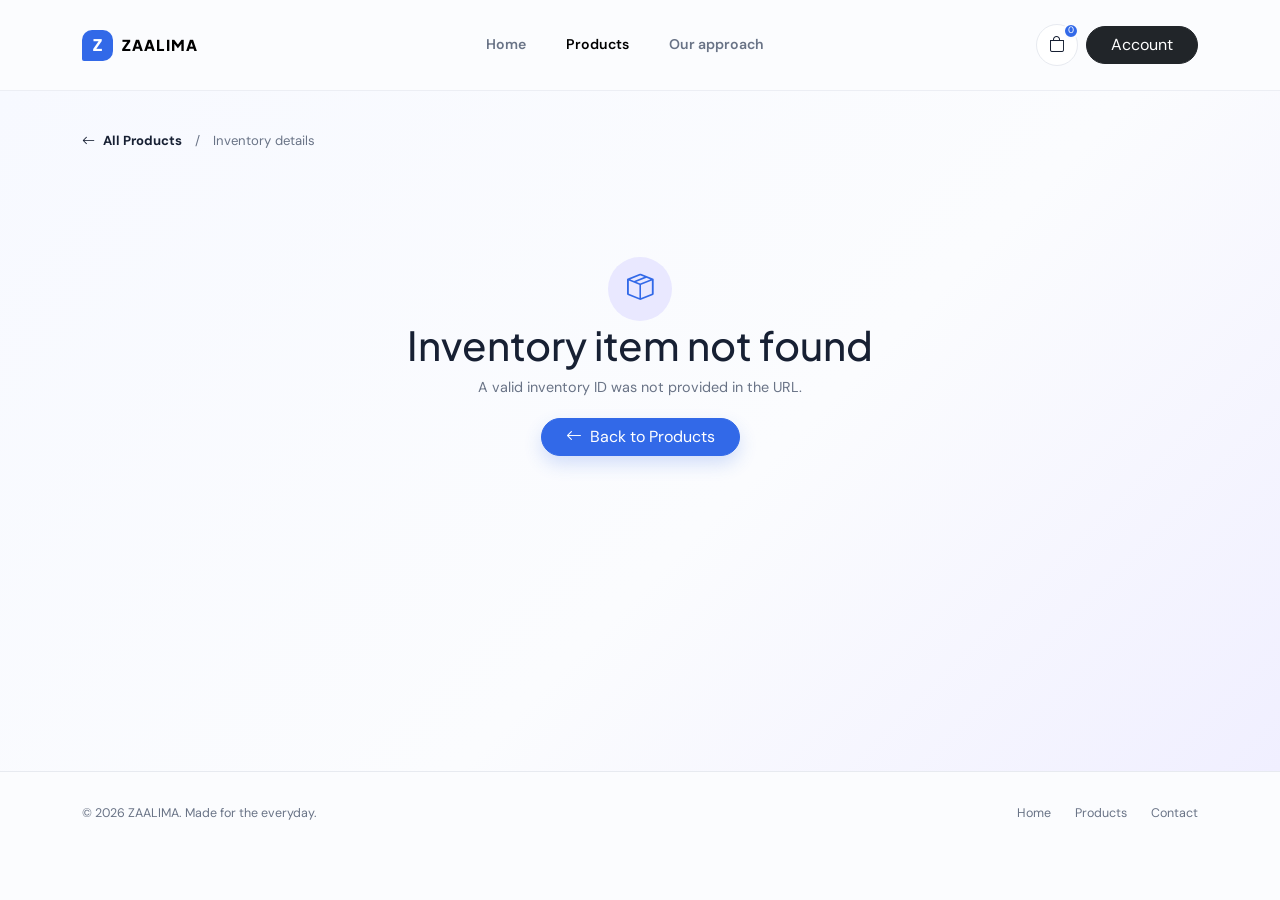
<file: frontend/product-details.html>
<!DOCTYPE html>
<html lang="en">
<head>
    <meta charset="UTF-8">
    <meta name="viewport" content="width=device-width, initial-scale=1">
    <meta name="description" content="View ZAALIMA inventory availability details.">
    <title>Inventory Details | ZAALIMA</title>
    <link rel="preconnect" href="https://fonts.googleapis.com">
    <link rel="preconnect" href="https://fonts.gstatic.com" crossorigin>
    <link href="https://fonts.googleapis.com/css2?family=DM+Sans:wght@400;500;600;700&family=Plus+Jakarta+Sans:wght@600;700;800&display=swap" rel="stylesheet">
    <link href="https://cdn.jsdelivr.net/npm/bootstrap@5.3.3/dist/css/bootstrap.min.css" rel="stylesheet" integrity="sha384-QWTKZyjpPEjISv5WaRU9OFeRpok6YctnYmDr5pNlyT2bRjXh0JMhjY6hW+ALEwIH" crossorigin="anonymous">
    <link href="https://cdn.jsdelivr.net/npm/bootstrap-icons@1.11.3/font/bootstrap-icons.min.css" rel="stylesheet">
    <link rel="stylesheet" href="css/style.css">
</head>
<body>
    <header class="site-header">
        <nav class="navbar navbar-expand-lg" aria-label="Primary navigation">
            <div class="container py-3">
                <a class="navbar-brand brand-mark" href="index.html" aria-label="ZAALIMA home"><span class="brand-mark__symbol">Z</span><span>ZAALIMA</span></a>
                <button class="navbar-toggler border-0 shadow-none" type="button" data-bs-toggle="collapse" data-bs-target="#primaryNavigation" aria-controls="primaryNavigation" aria-expanded="false" aria-label="Toggle navigation"><i class="bi bi-list fs-2"></i></button>
                <div class="collapse navbar-collapse" id="primaryNavigation">
                    <ul class="navbar-nav mx-auto gap-lg-2 mt-3 mt-lg-0">
                        <li class="nav-item"><a class="nav-link" href="index.html">Home</a></li>
                        <li class="nav-item"><a class="nav-link active" href="products.html" aria-current="page">Products</a></li>
                        <li class="nav-item"><a class="nav-link" href="index.html#why-zaalima">Our approach</a></li>
                    </ul>
                    <div class="nav-actions d-flex align-items-center gap-2 mt-3 mt-lg-0"><a class="icon-button position-relative" href="cart.html" aria-label="Shopping cart"><i class="bi bi-bag"></i><span class="cart-count" aria-label="0 items">0</span></a><button class="btn btn-dark rounded-pill px-4" type="button" data-action="account">Account</button></div>
                </div>
            </div>
        </nav>
    </header>

    <main>
        <section class="detail-page">
            <div class="container">
                <nav class="detail-breadcrumb" aria-label="Breadcrumb"><a href="products.html"><i class="bi bi-arrow-left me-2"></i>All Products</a><span>/</span><span aria-current="page">Inventory details</span></nav>

                <div id="detailLoading" class="state-panel" role="status"><div class="spinner-border text-primary" aria-hidden="true"></div><h1>Loading details</h1><p>Checking the latest inventory record.</p></div>
                <div id="detailNotFound" class="state-panel d-none" role="status"><div class="state-icon"><i class="bi bi-box-seam"></i></div><h1>Inventory item not found</h1><p id="detailNotFoundMessage">We could not find an inventory item for this address.</p><a class="btn btn-primary rounded-pill px-4" href="products.html"><i class="bi bi-arrow-left me-2"></i>Back to Products</a></div>
                <div id="detailError" class="state-panel state-panel--error d-none" role="alert"><div class="state-icon"><i class="bi bi-cloud-slash"></i></div><h1>Details are unavailable</h1><p id="detailErrorMessage">We could not load this inventory record. Please try again.</p><button class="btn btn-primary rounded-pill px-4" type="button" id="retryDetail"><i class="bi bi-arrow-clockwise me-2"></i>Try again</button></div>
                <div id="detailAuth" class="state-panel state-panel--error d-none" role="alert"><div class="state-icon"><i class="bi bi-shield-lock"></i></div><h1>Authentication required</h1><p>The Gateway requires a legitimate account token before this inventory item can be viewed.</p><button class="btn btn-dark rounded-pill px-4" type="button" data-action="account">Account access unavailable</button></div>

                <section id="detailContent" class="detail-layout d-none" aria-labelledby="detailHeading">
                    <div class="detail-visual"><div class="detail-visual__circle detail-visual__circle--one"></div><div class="detail-visual__circle detail-visual__circle--two"></div><i class="bi bi-box-seam" aria-hidden="true"></i><span>INVENTORY<br>RECORD</span></div>
                    <div class="detail-card">
                        <p class="eyebrow">INVENTORY DETAILS</p>
                        <h1 id="detailHeading" class="detail-title">Product <span data-product-id></span></h1>
                        <p class="detail-copy">This page shows the availability record currently returned by the inventory service.</p>
                        <div class="detail-status" data-availability></div>
                        <div class="detail-facts"><div><span>Product ID</span><strong data-product-id></strong></div><div><span>Inventory ID</span><strong data-inventory-id></strong></div><div><span>Available quantity</span><strong data-quantity></strong></div></div>
                        <div class="detail-actions"><div class="quantity-control"><label for="requestedQuantity">Quantity</label><div class="quantity-stepper"><button type="button" id="decreaseQuantity" aria-label="Decrease quantity"><i class="bi bi-dash"></i></button><input id="requestedQuantity" type="number" min="1" value="1" aria-describedby="quantityHelp"><button type="button" id="increaseQuantity" aria-label="Increase quantity"><i class="bi bi-plus"></i></button></div><small id="quantityHelp">Saved in this browser</small></div><button class="btn btn-primary rounded-pill detail-action-button" type="button" id="addToCart" disabled><i class="bi bi-bag-plus me-2"></i>Add to Cart</button></div>
                        <a class="back-link" href="products.html"><i class="bi bi-arrow-left me-2"></i>Back to Products</a>
                    </div>
                </section>
            </div>
        </section>
    </main>

    <footer class="site-footer"><div class="container d-flex flex-column flex-md-row justify-content-between align-items-md-center gap-3"><p class="mb-0">© <span data-current-year></span> ZAALIMA. Made for the everyday.</p><div class="footer-links"><a href="index.html">Home</a><a href="products.html">Products</a><a href="mailto:hello@zaalima.example">Contact</a></div></div></footer>

    <div class="toast-container position-fixed bottom-0 end-0 p-3"><div id="appToast" class="toast border-0 shadow" role="status" aria-live="polite" aria-atomic="true"><div class="toast-body d-flex align-items-center gap-2"><i class="bi bi-info-circle-fill"></i><span data-toast-message></span><button type="button" class="btn-close ms-auto" data-bs-dismiss="toast" aria-label="Close"></button></div></div></div>

    <script src="https://cdn.jsdelivr.net/npm/bootstrap@5.3.3/dist/js/bootstrap.bundle.min.js" integrity="sha384-YvpcrYf0tY3lHB60NNkmXc5s9fDVZLESaAA55NDzOxhy9GkcIdslK1eN7N6jIeHz" crossorigin="anonymous"></script>
    <script type="module" src="js/product-details.js"></script>
</body>
</html>
</file>
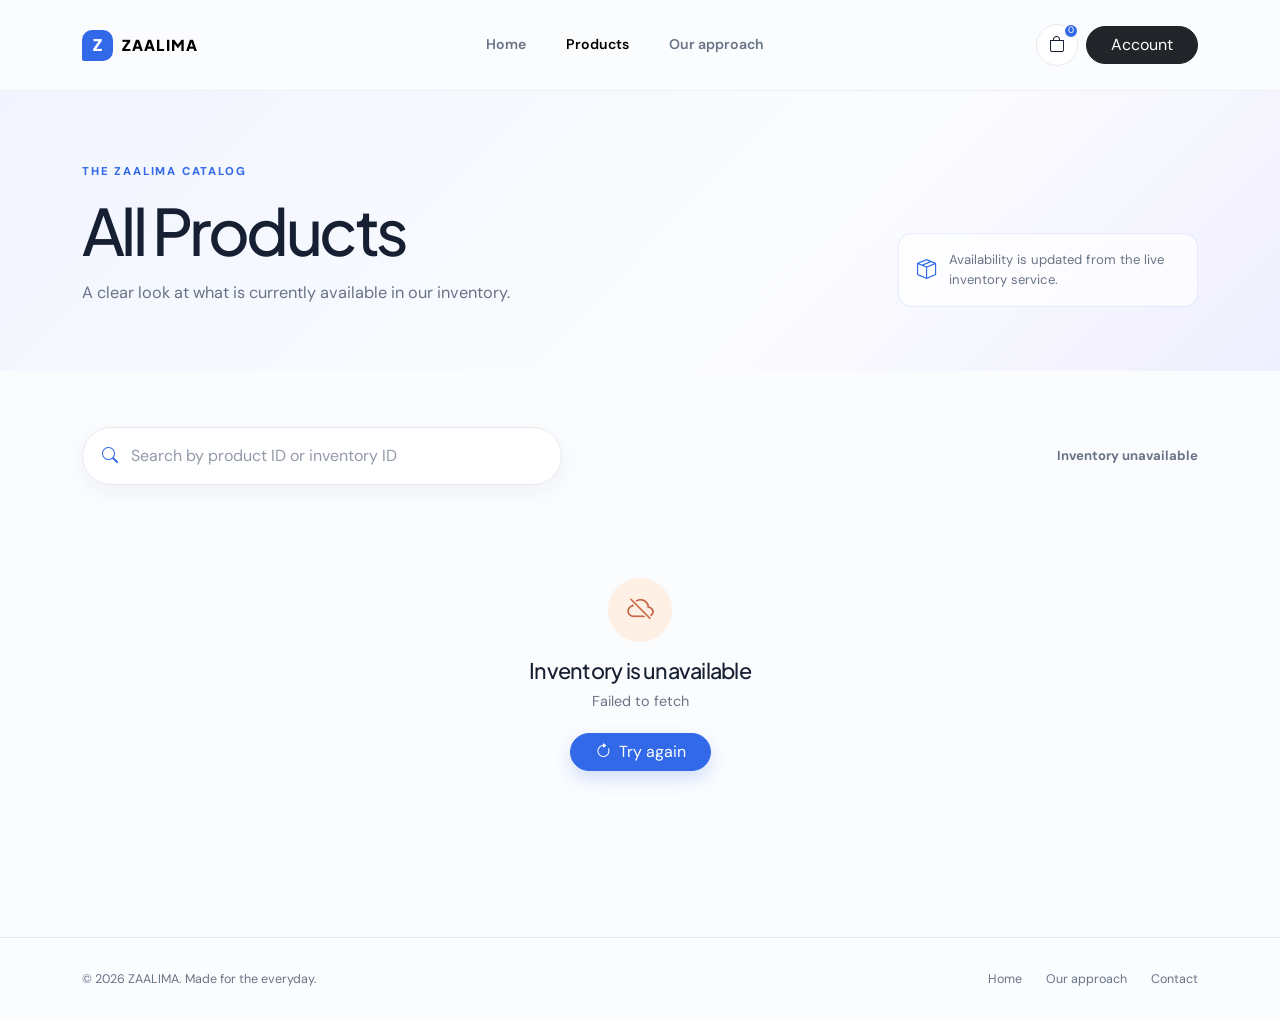
<file: frontend/products.html>
<!DOCTYPE html>
<html lang="en">
<head>
    <meta charset="UTF-8">
    <meta name="viewport" content="width=device-width, initial-scale=1">
    <meta name="description" content="Browse ZAALIMA inventory and check current availability.">
    <title>Products | ZAALIMA</title>
    <link rel="preconnect" href="https://fonts.googleapis.com">
    <link rel="preconnect" href="https://fonts.gstatic.com" crossorigin>
    <link href="https://fonts.googleapis.com/css2?family=DM+Sans:wght@400;500;600;700&family=Plus+Jakarta+Sans:wght@600;700;800&display=swap" rel="stylesheet">
    <link href="https://cdn.jsdelivr.net/npm/bootstrap@5.3.3/dist/css/bootstrap.min.css" rel="stylesheet" integrity="sha384-QWTKZyjpPEjISv5WaRU9OFeRpok6YctnYmDr5pNlyT2bRjXh0JMhjY6hW+ALEwIH" crossorigin="anonymous">
    <link href="https://cdn.jsdelivr.net/npm/bootstrap-icons@1.11.3/font/bootstrap-icons.min.css" rel="stylesheet">
    <link rel="stylesheet" href="css/style.css">
</head>
<body>
    <header class="site-header">
        <nav class="navbar navbar-expand-lg" aria-label="Primary navigation">
            <div class="container py-3">
                <a class="navbar-brand brand-mark" href="index.html" aria-label="ZAALIMA home">
                    <span class="brand-mark__symbol">Z</span>
                    <span>ZAALIMA</span>
                </a>
                <button class="navbar-toggler border-0 shadow-none" type="button" data-bs-toggle="collapse" data-bs-target="#primaryNavigation" aria-controls="primaryNavigation" aria-expanded="false" aria-label="Toggle navigation">
                    <i class="bi bi-list fs-2"></i>
                </button>
                <div class="collapse navbar-collapse" id="primaryNavigation">
                    <ul class="navbar-nav mx-auto gap-lg-2 mt-3 mt-lg-0">
                        <li class="nav-item"><a class="nav-link" href="index.html">Home</a></li>
                        <li class="nav-item"><a class="nav-link active" href="products.html" aria-current="page">Products</a></li>
                        <li class="nav-item"><a class="nav-link" href="index.html#why-zaalima">Our approach</a></li>
                    </ul>
                    <div class="nav-actions d-flex align-items-center gap-2 mt-3 mt-lg-0">
                            <a class="icon-button position-relative" href="cart.html" aria-label="Shopping cart">
                            <i class="bi bi-bag"></i><span class="cart-count" aria-label="0 items">0</span>
                        </a>
                        <button class="btn btn-dark rounded-pill px-4" type="button" data-action="account">Account</button>
                    </div>
                </div>
            </div>
        </nav>
    </header>

    <main>
        <section class="products-hero">
            <div class="container">
                <div class="row align-items-end g-4">
                    <div class="col-lg-7">
                        <p class="eyebrow">THE ZAALIMA CATALOG</p>
                        <h1 class="page-title">All Products</h1>
                        <p class="page-intro">A clear look at what is currently available in our inventory.</p>
                    </div>
                    <div class="col-lg-5">
                        <div class="inventory-note"><i class="bi bi-box-seam"></i><span>Availability is updated from the live inventory service.</span></div>
                    </div>
                </div>
            </div>
        </section>

        <section class="products-section">
            <div class="container">
                <div class="products-toolbar" aria-label="Product search and results">
                    <div class="search-field">
                        <i class="bi bi-search" aria-hidden="true"></i>
                        <label class="visually-hidden" for="inventorySearch">Search inventory</label>
                        <input id="inventorySearch" type="search" placeholder="Search by product ID or inventory ID" autocomplete="off">
                    </div>
                    <p class="results-count mb-0" id="resultsCount" aria-live="polite">Loading inventory...</p>
                </div>

                <div id="inventoryLoading" class="state-panel" role="status">
                    <div class="spinner-border text-primary" aria-hidden="true"></div>
                    <h2>Loading inventory</h2>
                    <p>Checking the latest availability.</p>
                </div>
                <div id="inventoryError" class="state-panel state-panel--error d-none" role="alert">
                    <div class="state-icon"><i class="bi bi-cloud-slash"></i></div>
                    <h2>Inventory is unavailable</h2>
                    <p id="inventoryErrorMessage">We could not load the inventory right now. Please try again.</p>
                    <button class="btn btn-primary rounded-pill px-4" type="button" id="retryInventory"><i class="bi bi-arrow-clockwise me-2"></i>Try again</button>
                </div>
                    <div id="inventoryAuth" class="state-panel state-panel--error d-none" role="alert">
                        <div class="state-icon"><i class="bi bi-shield-lock"></i></div>
                        <h2>Authentication required</h2>
                        <p>The Gateway requires a legitimate account token before inventory can be viewed.</p>
                        <button class="btn btn-dark rounded-pill px-4" type="button" data-action="account">Account access unavailable</button>
                    </div>
                <div id="inventoryEmpty" class="state-panel d-none">
                    <div class="state-icon"><i class="bi bi-inboxes"></i></div>
                    <h2>No inventory yet</h2>
                    <p>There are no inventory records available at the moment.</p>
                </div>
                <div id="inventoryNoResults" class="state-panel d-none">
                    <div class="state-icon"><i class="bi bi-search"></i></div>
                    <h2>No matching inventory</h2>
                    <p>Try a different product ID or inventory ID.</p>
                </div>
                <div id="inventoryGrid" class="row row-cols-1 row-cols-sm-2 row-cols-xl-3 g-4 d-none" aria-live="polite"></div>
            </div>
        </section>
    </main>

    <footer class="site-footer"><div class="container d-flex flex-column flex-md-row justify-content-between align-items-md-center gap-3"><p class="mb-0">© <span data-current-year></span> ZAALIMA. Made for the everyday.</p><div class="footer-links"><a href="index.html">Home</a><a href="index.html#why-zaalima">Our approach</a><a href="mailto:hello@zaalima.example">Contact</a></div></div></footer>

    <div class="toast-container position-fixed bottom-0 end-0 p-3"><div id="appToast" class="toast border-0 shadow" role="status" aria-live="polite" aria-atomic="true"><div class="toast-body d-flex align-items-center gap-2"><i class="bi bi-info-circle-fill"></i><span data-toast-message></span><button type="button" class="btn-close ms-auto" data-bs-dismiss="toast" aria-label="Close"></button></div></div></div>

    <script src="https://cdn.jsdelivr.net/npm/bootstrap@5.3.3/dist/js/bootstrap.bundle.min.js" integrity="sha384-YvpcrYf0tY3lHB60NNkmXc5s9fDVZLESaAA55NDzOxhy9GkcIdslK1eN7N6jIeHz" crossorigin="anonymous"></script>
    <script type="module" src="js/products.js"></script>
</body>
</html>
</file>
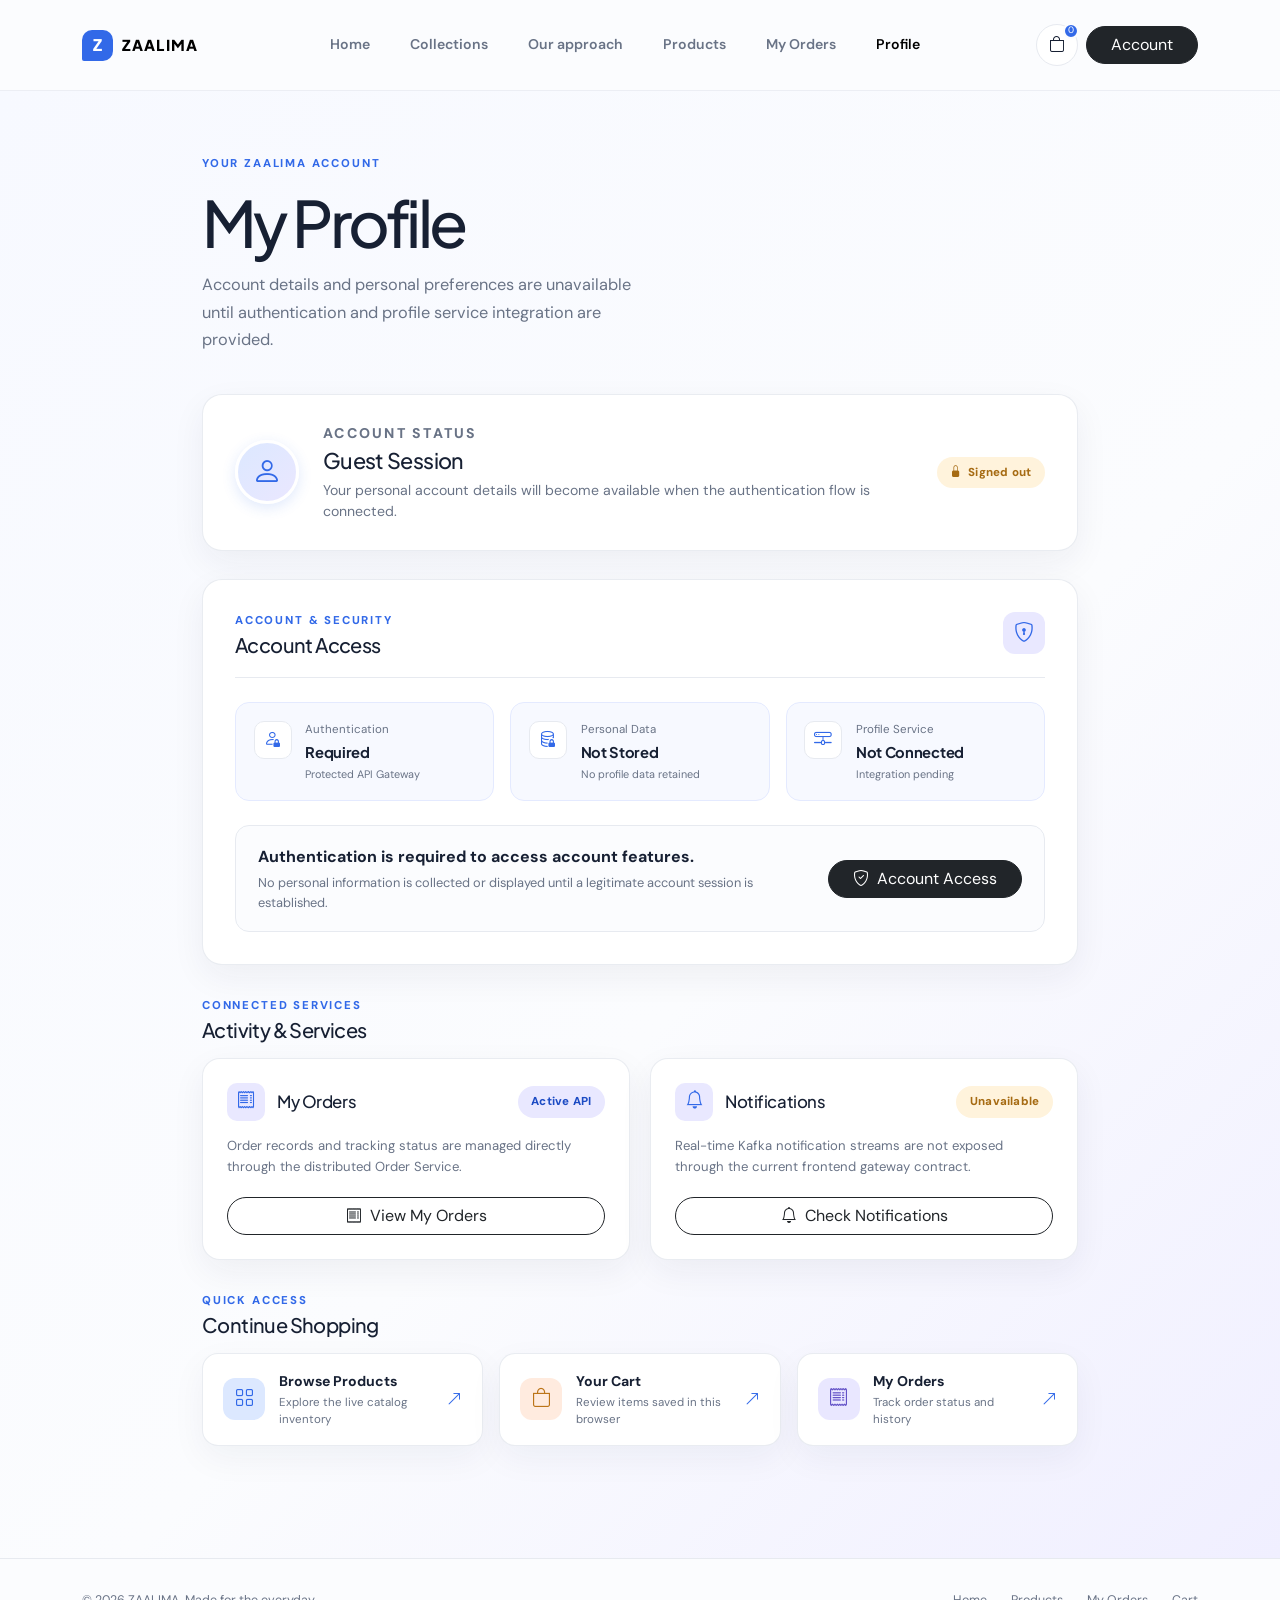
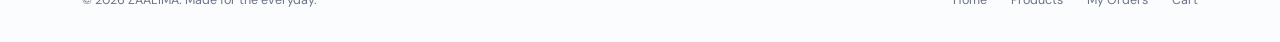
<file: frontend/profile.html>
<!DOCTYPE html>
<html lang="en">
<head>
    <meta charset="UTF-8">
    <meta name="viewport" content="width=device-width, initial-scale=1">
    <meta name="description" content="Manage your ZAALIMA account access and shopping shortcuts.">
    <title>My Profile | ZAALIMA</title>

    <link rel="preconnect" href="https://fonts.googleapis.com">
    <link rel="preconnect" href="https://fonts.gstatic.com" crossorigin>

    <link
        href="https://fonts.googleapis.com/css2?family=DM+Sans:wght@400;500;600;700&family=Plus+Jakarta+Sans:wght@600;700;800&display=swap"
        rel="stylesheet"
    >

    <link
        href="https://cdn.jsdelivr.net/npm/bootstrap@5.3.3/dist/css/bootstrap.min.css"
        rel="stylesheet"
        integrity="sha384-QWTKZyjpPEjISv5WaRU9OFeRpok6YctnYmDr5pNlyT2bRjXh0JMhjY6hW+ALEwIH"
        crossorigin="anonymous"
    >

    <link
        href="https://cdn.jsdelivr.net/npm/bootstrap-icons@1.11.3/font/bootstrap-icons.min.css"
        rel="stylesheet"
    >

    <link rel="stylesheet" href="css/style.css">
</head>

<body>

    <!-- Navigation -->
    <header class="site-header">
        <nav class="navbar navbar-expand-lg" aria-label="Primary navigation">
            <div class="container py-3">

                <a
                    class="navbar-brand brand-mark"
                    href="index.html"
                    aria-label="ZAALIMA home"
                >
                    <span class="brand-mark__symbol">Z</span>
                    <span>ZAALIMA</span>
                </a>

                <button
                    class="navbar-toggler border-0 shadow-none"
                    type="button"
                    data-bs-toggle="collapse"
                    data-bs-target="#primaryNavigation"
                    aria-controls="primaryNavigation"
                    aria-expanded="false"
                    aria-label="Toggle navigation"
                >
                    <i class="bi bi-list fs-2"></i>
                </button>

                <div class="collapse navbar-collapse" id="primaryNavigation">

                    <ul class="navbar-nav mx-auto gap-lg-2 mt-3 mt-lg-0">
                        <li class="nav-item">
                            <a class="nav-link" href="index.html">Home</a>
                        </li>

                        <li class="nav-item">
                            <a class="nav-link" href="index.html#collections">Collections</a>
                        </li>

                        <li class="nav-item">
                            <a class="nav-link" href="index.html#why-zaalima">Our approach</a>
                        </li>

                        <li class="nav-item">
                            <a class="nav-link" href="products.html">Products</a>
                        </li>

                        <li class="nav-item">
                            <a class="nav-link" href="orders.html">My Orders</a>
                        </li>

                        <li class="nav-item">
                            <a
                                class="nav-link active"
                                href="profile.html"
                                aria-current="page"
                            >
                                Profile
                            </a>
                        </li>
                    </ul>

                    <div class="nav-actions d-flex align-items-center gap-2 mt-3 mt-lg-0">

                        <a
                            class="icon-button position-relative"
                            href="cart.html"
                            aria-label="Shopping cart"
                        >
                            <i class="bi bi-bag"></i>
                            <span class="cart-count" aria-label="0 items">0</span>
                        </a>

                        <button
                            class="btn btn-dark rounded-pill px-4"
                            type="button"
                            data-action="account"
                        >
                            Account
                        </button>

                    </div>
                </div>
            </div>
        </nav>
    </header>


    <!-- Main Content -->
    <main>

        <section class="profile-page">
            <div class="container profile-container">
                <!-- Page Header -->
                <div class="profile-heading">
                    <p class="eyebrow">YOUR ZAALIMA ACCOUNT</p>
                    <h1 class="page-title">My Profile</h1>
                    <p class="page-intro">Account details and personal preferences are unavailable until authentication and profile service integration are provided.</p>
                </div>

                <!-- Profile Hero Card -->
                <div class="profile-hero-card">
                    <div class="profile-avatar" aria-hidden="true">
                        <i class="bi bi-person"></i>
                    </div>
                    <div class="profile-hero-card__body">
                        <p class="eyebrow mb-1">ACCOUNT STATUS</p>
                        <h2>Guest Session</h2>
                        <p>Your personal account details will become available when the authentication flow is connected.</p>
                    </div>
                    <span class="profile-status-badge profile-status-badge--signed-out">
                        <i class="bi bi-lock-fill" aria-hidden="true"></i>Signed out
                    </span>
                </div>

                <!-- Account & Security Card (Authentication-Required State) -->
                <section class="profile-account-card" aria-labelledby="accountAccessTitle">
                    <div class="profile-account-card__header">
                        <div>
                            <p class="eyebrow mb-1">ACCOUNT & SECURITY</p>
                            <h2 id="accountAccessTitle">Account Access</h2>
                        </div>
                        <div class="profile-account-card__icon" aria-hidden="true">
                            <i class="bi bi-shield-lock"></i>
                        </div>
                    </div>

                    <!-- Informational status indicators (clearly non-functional / not connected) -->
                    <div class="account-info-grid">
                        <div class="account-info-item">
                            <div class="account-info-item__icon" aria-hidden="true">
                                <i class="bi bi-person-lock"></i>
                            </div>
                            <div>
                                <span>Authentication</span>
                                <strong>Required</strong>
                                <small>Protected API Gateway</small>
                            </div>
                        </div>
                        <div class="account-info-item">
                            <div class="account-info-item__icon" aria-hidden="true">
                                <i class="bi bi-database-lock"></i>
                            </div>
                            <div>
                                <span>Personal Data</span>
                                <strong>Not Stored</strong>
                                <small>No profile data retained</small>
                            </div>
                        </div>
                        <div class="account-info-item">
                            <div class="account-info-item__icon" aria-hidden="true">
                                <i class="bi bi-hdd-network"></i>
                            </div>
                            <div>
                                <span>Profile Service</span>
                                <strong>Not Connected</strong>
                                <small>Integration pending</small>
                            </div>
                        </div>
                    </div>

                    <div class="profile-account-card__footer">
                        <div>
                            <strong>Authentication is required to access account features.</strong>
                            <p>No personal information is collected or displayed until a legitimate account session is established.</p>
                        </div>
                        <button class="btn btn-dark rounded-pill px-4 text-nowrap" type="button" data-action="account">
                            <i class="bi bi-shield-check me-2"></i>Account Access
                        </button>
                    </div>
                </section>

                <!-- Services Status Section -->
                <section class="mb-4" aria-labelledby="servicesTitle">
                    <div class="profile-section-heading mb-3">
                        <p class="eyebrow mb-1">CONNECTED SERVICES</p>
                        <h2 id="servicesTitle">Activity & Services</h2>
                    </div>

                    <div class="profile-services-grid">
                        <div class="profile-service-card">
                            <div>
                                <div class="profile-service-card__header">
                                    <div class="profile-service-card__icon" aria-hidden="true">
                                        <i class="bi bi-receipt"></i>
                                    </div>
                                    <div class="flex-grow-1">
                                        <h3>My Orders</h3>
                                    </div>
                                    <span class="profile-status-badge profile-status-badge--info">Active API</span>
                                </div>
                                <p>Order records and tracking status are managed directly through the distributed Order Service.</p>
                            </div>
                            <div class="profile-service-card__action">
                                <a href="orders.html" class="btn btn-outline-dark rounded-pill px-4 w-100">
                                    <i class="bi bi-receipt me-2"></i>View My Orders
                                </a>
                            </div>
                        </div>

                        <div class="profile-service-card">
                            <div>
                                <div class="profile-service-card__header">
                                    <div class="profile-service-card__icon" aria-hidden="true">
                                        <i class="bi bi-bell"></i>
                                    </div>
                                    <div class="flex-grow-1">
                                        <h3>Notifications</h3>
                                    </div>
                                    <span class="profile-status-badge profile-status-badge--signed-out">Unavailable</span>
                                </div>
                                <p>Real-time Kafka notification streams are not exposed through the current frontend gateway contract.</p>
                            </div>
                            <div class="profile-service-card__action">
                                <a href="notifications.html" class="btn btn-outline-dark rounded-pill px-4 w-100">
                                    <i class="bi bi-bell me-2"></i>Check Notifications
                                </a>
                            </div>
                        </div>
                    </div>
                </section>

                <!-- Quick Navigation Shortcuts -->
                <section class="quick-links-section" aria-labelledby="quickLinksTitle">
                    <div class="profile-section-heading mb-3">
                        <p class="eyebrow mb-1">QUICK ACCESS</p>
                        <h2 id="quickLinksTitle">Continue Shopping</h2>
                    </div>

                    <div class="quick-links-grid">
                        <a class="quick-link-card" href="products.html">
                            <span class="quick-link-card__icon quick-link-card__icon--blue" aria-hidden="true">
                                <i class="bi bi-grid"></i>
                            </span>
                            <span class="quick-link-card__content">
                                <strong>Browse Products</strong>
                                <small>Explore the live catalog inventory</small>
                            </span>
                            <i class="bi bi-arrow-up-right quick-link-card__arrow" aria-hidden="true"></i>
                        </a>

                        <a class="quick-link-card" href="cart.html">
                            <span class="quick-link-card__icon quick-link-card__icon--peach" aria-hidden="true">
                                <i class="bi bi-bag"></i>
                            </span>
                            <span class="quick-link-card__content">
                                <strong>Your Cart</strong>
                                <small>Review items saved in this browser</small>
                            </span>
                            <i class="bi bi-arrow-up-right quick-link-card__arrow" aria-hidden="true"></i>
                        </a>

                        <a class="quick-link-card" href="orders.html">
                            <span class="quick-link-card__icon quick-link-card__icon--lilac" aria-hidden="true">
                                <i class="bi bi-receipt"></i>
                            </span>
                            <span class="quick-link-card__content">
                                <strong>My Orders</strong>
                                <small>Track order status and history</small>
                            </span>
                            <i class="bi bi-arrow-up-right quick-link-card__arrow" aria-hidden="true"></i>
                        </a>
                    </div>
                </section>
            </div>
        </section>

    </main>


    <!-- Footer -->
    <footer class="site-footer">

        <div class="container d-flex flex-column flex-md-row justify-content-between align-items-md-center gap-3">

            <p class="mb-0">
                © <span data-current-year></span> ZAALIMA.
                Made for the everyday.
            </p>

            <div class="footer-links">
                <a href="index.html">Home</a>
                <a href="products.html">Products</a>
                <a href="orders.html">My Orders</a>
                <a href="cart.html">Cart</a>
            </div>

        </div>

    </footer>


    <!-- Toast -->
    <div class="toast-container position-fixed bottom-0 end-0 p-3">

        <div
            id="appToast"
            class="toast border-0 shadow"
            role="status"
            aria-live="polite"
            aria-atomic="true"
        >

            <div class="toast-body d-flex align-items-center gap-2">

                <i class="bi bi-info-circle-fill"></i>

                <span data-toast-message></span>

                <button
                    type="button"
                    class="btn-close ms-auto"
                    data-bs-dismiss="toast"
                    aria-label="Close"
                ></button>

            </div>

        </div>

    </div>


    <script
        src="https://cdn.jsdelivr.net/npm/bootstrap@5.3.3/dist/js/bootstrap.bundle.min.js"
        integrity="sha384-YvpcrYf0tY3lHB60NNkmXc5s9fDVZLESaAA55NDzOxhy9GkcIdslK1eN7N6jIeHz"
        crossorigin="anonymous"
    ></script>

    <script type="module" src="js/profile.js"></script>

</body>
</html>
</file>
<file: frontend/css/style.css>
:root {
    --ink: #172033;
    --muted: #697386;
    --line: #e7eaf0;
    --paper: #fbfcfe;
    --blue: #3269e8;
    --blue-dark: #1d4cc4;
    --lavender: #e9e8ff;
    --peach: #fff0e5;
    --shadow: 0 20px 60px rgba(26, 42, 74, .10);
}

* { box-sizing: border-box; }
html { scroll-behavior: smooth; }
body { margin: 0; color: var(--ink); background: var(--paper); font-family: "DM Sans", sans-serif; }
h1, h2, h3, .brand-mark { font-family: "Plus Jakarta Sans", sans-serif; }
a { color: inherit; text-decoration: none; }
.site-header { background: rgba(251, 252, 254, .90); border-bottom: 1px solid rgba(231, 234, 240, .75); position: relative; z-index: 5; }
.brand-mark { align-items: center; display: flex; font-size: .94rem; font-weight: 800; gap: .55rem; letter-spacing: .08em; }
.brand-mark__symbol { align-items: center; background: var(--blue); border-radius: 10px 10px 10px 2px; color: white; display: inline-flex; font-size: 1rem; height: 31px; justify-content: center; letter-spacing: 0; width: 31px; }
.nav-link { color: var(--muted); font-size: .88rem; font-weight: 600; padding-left: 1rem !important; padding-right: 1rem !important; }
.nav-link:hover, .nav-link.active { color: var(--ink); }
.icon-button { align-items: center; background: white; border: 1px solid var(--line); border-radius: 50%; color: var(--ink); display: inline-flex; height: 42px; justify-content: center; position: relative; transition: transform .2s ease, border-color .2s ease; width: 42px; }
.icon-button:hover { border-color: var(--blue); transform: translateY(-2px); }
.cart-count { align-items: center; background: var(--blue); border: 2px solid var(--paper); border-radius: 50%; color: white; display: inline-flex; font-size: .58rem; height: 16px; justify-content: center; position: absolute; right: -2px; top: -2px; width: 16px; }
.btn-primary { background: var(--blue); border-color: var(--blue); box-shadow: 0 8px 18px rgba(50, 105, 232, .20); }
.btn-primary:hover { background: var(--blue-dark); border-color: var(--blue-dark); }
.hero-section { background: radial-gradient(circle at 77% 34%, rgba(219, 227, 255, .7), transparent 34%), linear-gradient(135deg, #f7f9ff 0%, #fbfcfe 55%, #f1f0ff 100%); overflow: hidden; padding: 5.5rem 0 6rem; }
.hero-content { position: relative; z-index: 1; }
.eyebrow { color: var(--blue); font-size: .71rem; font-weight: 800; letter-spacing: .16em; margin-bottom: 1.1rem; }
.display-title { font-size: clamp(2.7rem, 5.3vw, 5.2rem); letter-spacing: -.055em; line-height: 1.02; margin-bottom: 1.5rem; }
.display-title span, .section-heading em { color: var(--blue); font-style: normal; }
.hero-copy { color: var(--muted); font-size: 1.05rem; line-height: 1.75; max-width: 480px; }
.hero-actions { align-items: center; display: flex; flex-wrap: wrap; gap: 1.5rem; margin-top: 2.2rem; }
.text-link { border-bottom: 1px solid var(--ink); font-size: .87rem; font-weight: 700; padding-bottom: .2rem; }
.hero-proof { align-items: center; display: flex; gap: .8rem; margin-top: 3.8rem; }
.hero-proof p { color: var(--ink); font-size: .76rem; line-height: 1.45; margin: 0; }
.hero-proof p span { color: var(--muted); }
.avatar-stack { display: flex; }
.avatar-stack span { align-items: center; background: var(--lavender); border: 2px solid var(--paper); border-radius: 50%; color: var(--blue-dark); display: flex; font-size: .53rem; font-weight: 800; height: 31px; justify-content: center; margin-left: -7px; width: 31px; }
.avatar-stack span:first-child { background: #d8e7ff; margin-left: 0; }
.avatar-stack span:last-child { background: #ffe0cf; }
.hero-art { aspect-ratio: 1 / 1.05; background: #dbe7ff; border-radius: 42% 42% 16px 42%; box-shadow: var(--shadow); margin: 0 auto; max-width: 500px; overflow: hidden; position: relative; transform: rotate(2deg); }
.hero-art::before { background: linear-gradient(140deg, rgba(255, 255, 255, .7), transparent 52%); content: ""; inset: 0; position: absolute; }
.hero-art__sun { background: #ffd7b8; border-radius: 50%; height: 62%; left: 18%; opacity: .86; position: absolute; top: 12%; width: 62%; }
.hero-art__card { bottom: 15%; position: absolute; transform: rotate(-10deg); }
.hero-art__card--blue { background: #567bdc; height: 45%; left: 8%; width: 56%; }
.hero-art__card--cream { background: #f7d8a9; bottom: 12%; height: 31%; right: 4%; transform: rotate(14deg); width: 53%; }
.hero-art__vase { background: linear-gradient(90deg, #163f9c, #5e85e7 58%, #204aa9); border-radius: 46% 46% 37% 37%; bottom: 15%; height: 48%; left: 31%; position: absolute; transform: rotate(-3deg); width: 28%; }
.hero-art__vase::before { background: #193a86; border-radius: 50%; content: ""; height: 15%; left: 32%; position: absolute; top: -7%; width: 37%; }
.hero-art__book { align-items: center; background: #f5c795; bottom: 9%; box-shadow: 5px 8px 0 rgba(24, 45, 92, .14); color: #9a5d38; display: flex; font-size: .62rem; font-weight: 800; height: 29%; justify-content: center; left: 14%; letter-spacing: .09em; line-height: 1.2; position: absolute; text-align: center; transform: rotate(-13deg); width: 25%; }
.hero-art__cup { background: #e77453; border-radius: 10px 10px 45% 45%; bottom: 10%; height: 18%; position: absolute; right: 14%; transform: rotate(7deg); width: 20%; }
.hero-art__cup::after { border: 7px solid #e77453; border-left-color: transparent; border-radius: 50%; content: ""; height: 43%; position: absolute; right: -24%; top: 18%; width: 31%; }
.hero-art__label { bottom: 8%; color: rgba(255, 255, 255, .82); font-size: .62rem; font-weight: 800; letter-spacing: .17em; line-height: 1.5; position: absolute; right: 8%; text-align: right; }
.collection-section { padding: 7rem 0; }
.section-heading h2, .approach-panel h2 { font-size: clamp(2rem, 3.8vw, 3.6rem); letter-spacing: -.055em; line-height: 1.05; margin: 0; }
.section-intro { color: var(--muted); line-height: 1.7; margin: 0; max-width: 310px; }
.collection-tile { border-radius: 18px; display: flex; flex-direction: column; height: 285px; justify-content: space-between; overflow: hidden; padding: 1.4rem; position: relative; transition: transform .25s ease, box-shadow .25s ease; }
.collection-tile:hover { box-shadow: var(--shadow); transform: translateY(-5px); }
.collection-tile--blue { background: #dce8ff; }.collection-tile--lilac { background: #e9e7ff; }.collection-tile--peach { background: #ffebdf; }
.tile-number { font-size: .75rem; font-weight: 700; opacity: .62; }.tile-icon { font-size: 4rem; opacity: .3; position: absolute; right: 1.6rem; top: 3.3rem; transform: rotate(-12deg); }.collection-tile h3 { font-size: 1.15rem; letter-spacing: -.03em; margin-bottom: .45rem; }.collection-tile p { color: var(--muted); font-size: .84rem; margin: 0; }.tile-arrow { align-self: flex-end; font-size: 1.35rem; }
.approach-section { padding-bottom: 7rem; }.approach-panel { align-items: end; background: #202b4e; border-radius: 22px; color: white; display: grid; gap: 3rem; grid-template-columns: 1fr 1fr; overflow: hidden; padding: 4.2rem; position: relative; }.approach-panel::after { border: 1px solid rgba(255, 255, 255, .14); border-radius: 50%; content: ""; height: 390px; position: absolute; right: -85px; top: -180px; width: 390px; }.eyebrow--light { color: #aabfff; }.approach-panel h2 span { color: #aabfff; }.approach-copy { color: #c7cde0; line-height: 1.8; max-width: 360px; position: relative; z-index: 1; }.approach-copy span { color: white; font-size: .81rem; font-weight: 600; }.approach-copy i { color: #9eb7ff; margin-right: .35rem; }
.site-footer { border-top: 1px solid var(--line); color: var(--muted); font-size: .78rem; padding: 2rem 0; }.footer-links { display: flex; flex-wrap: wrap; gap: 1.5rem; }.footer-links a:hover { color: var(--ink); }.toast { background: white; color: var(--ink); }.toast i { color: var(--blue); }
.products-hero { background: linear-gradient(135deg, #f1f5ff 0%, #fbfcfe 62%, #f0efff 100%); padding: 4.5rem 0 4rem; }
.page-title { font-size: clamp(2.5rem, 5vw, 4.6rem); letter-spacing: -.055em; line-height: 1.02; margin: 0 0 1rem; }
.page-intro { color: var(--muted); font-size: 1.02rem; line-height: 1.7; margin: 0; max-width: 460px; }
.inventory-note { align-items: center; background: rgba(255, 255, 255, .72); border: 1px solid rgba(50, 105, 232, .12); border-radius: 14px; color: var(--muted); display: flex; font-size: .82rem; gap: .75rem; line-height: 1.5; margin-left: auto; max-width: 300px; padding: 1rem 1.1rem; }
.inventory-note i { color: var(--blue); font-size: 1.25rem; }
.products-section { min-height: 550px; padding: 3.5rem 0 7rem; }
.products-toolbar { align-items: center; display: flex; gap: 1.5rem; justify-content: space-between; margin-bottom: 2.5rem; }
.search-field { align-items: center; background: white; border: 1px solid var(--line); border-radius: 999px; box-shadow: 0 7px 25px rgba(26, 42, 74, .05); display: flex; max-width: 480px; padding: .2rem 1.2rem; width: 100%; }
.search-field:focus-within { border-color: var(--blue); box-shadow: 0 0 0 4px rgba(50, 105, 232, .10); }
.search-field i { color: var(--blue); }
.search-field input { background: transparent; border: 0; color: var(--ink); font: inherit; outline: 0; padding: .8rem .8rem; width: 100%; }
.search-field input::placeholder { color: #929aaa; }
.results-count { color: var(--muted); font-size: .82rem; font-weight: 700; white-space: nowrap; }
.inventory-card { background: white; border: 1px solid rgba(231, 234, 240, .9); border-radius: 18px; box-shadow: 0 12px 34px rgba(26, 42, 74, .06); height: 100%; overflow: hidden; transition: box-shadow .25s ease, transform .25s ease; }
.inventory-card:hover { box-shadow: var(--shadow); transform: translateY(-4px); }
.inventory-card__visual { align-items: center; background: linear-gradient(135deg, #dce8ff, #eceaff); color: var(--blue); display: flex; height: 155px; justify-content: center; overflow: hidden; position: relative; }
.inventory-card__visual::before, .inventory-card__visual::after { border: 1px solid rgba(50, 105, 232, .15); border-radius: 50%; content: ""; height: 210px; position: absolute; width: 210px; }
.inventory-card__visual::before { left: -90px; top: -120px; }.inventory-card__visual::after { bottom: -150px; right: -60px; }
.inventory-card__visual i { background: rgba(255, 255, 255, .7); border-radius: 20px; font-size: 3.2rem; padding: 1rem 1.2rem; position: relative; z-index: 1; }
.inventory-card__body { padding: 1.35rem; }.inventory-card__label { color: var(--blue); font-size: .68rem; font-weight: 800; letter-spacing: .14em; margin-bottom: .6rem; text-transform: uppercase; }.inventory-card__title { font-size: 1.2rem; letter-spacing: -.035em; margin-bottom: 1rem; }.inventory-card__meta-list { display: flex; flex-direction: column; gap: .25rem; margin-bottom: 1.15rem; }.inventory-card__meta { color: var(--muted); font-size: .78rem; }.availability { align-items: center; display: flex; font-size: .78rem; font-weight: 700; gap: .4rem; }.availability--available { color: #20835a; }.availability--limited { color: #bc7418; }.availability--empty { color: #bf4d50; }.inventory-card__quantity-block { align-items: baseline; border-top: 1px solid var(--line); display: flex; gap: .4rem; margin-top: 1.25rem; padding-top: 1rem; }.inventory-card__quantity { font-family: "Plus Jakarta Sans", sans-serif; font-size: 1.65rem; letter-spacing: -.05em; }.inventory-card__quantity-label { color: var(--muted); font-size: .75rem; }
.state-panel { align-items: center; display: flex; flex-direction: column; justify-content: center; min-height: 300px; text-align: center; }.state-panel h2 { font-family: "Plus Jakarta Sans", sans-serif; font-size: 1.35rem; letter-spacing: -.035em; margin: 1rem 0 .45rem; }.state-panel p { color: var(--muted); font-size: .9rem; margin: 0 0 1.25rem; }.state-icon { align-items: center; background: var(--lavender); border-radius: 50%; color: var(--blue); display: flex; font-size: 1.65rem; height: 64px; justify-content: center; width: 64px; }.state-panel--error .state-icon { background: var(--peach); color: #c76846; }
.detail-page { background: linear-gradient(135deg, #f7f9ff 0%, #fbfcfe 58%, #f0efff 100%); min-height: 680px; padding: 2.5rem 0 7rem; }
.detail-breadcrumb { align-items: center; color: var(--muted); display: flex; font-size: .82rem; gap: .8rem; margin-bottom: 3.5rem; }.detail-breadcrumb a { color: var(--ink); font-weight: 700; }.detail-breadcrumb a:hover, .back-link:hover { color: var(--blue); }
.detail-layout { align-items: stretch; display: grid; gap: 0; grid-template-columns: minmax(280px, .85fr) minmax(0, 1.15fr); margin: 0 auto; max-width: 1040px; }
.detail-visual { align-items: center; background: linear-gradient(145deg, #dce8ff, #eae7ff); border-radius: 24px 0 0 24px; color: var(--blue); display: flex; flex-direction: column; justify-content: center; min-height: 520px; overflow: hidden; position: relative; }.detail-visual i { background: rgba(255, 255, 255, .7); border-radius: 28px; font-size: 5rem; padding: 1.4rem 1.7rem; position: relative; z-index: 1; }.detail-visual span { color: rgba(29, 76, 196, .62); font-size: .7rem; font-weight: 800; letter-spacing: .2em; line-height: 1.5; margin-top: 1.5rem; position: relative; text-align: center; z-index: 1; }.detail-visual__circle { border: 1px solid rgba(50, 105, 232, .16); border-radius: 50%; height: 390px; position: absolute; width: 390px; }.detail-visual__circle--one { left: -210px; top: -100px; }.detail-visual__circle--two { bottom: -220px; right: -160px; }
.detail-card { background: white; border: 1px solid rgba(231, 234, 240, .9); border-radius: 0 24px 24px 0; box-shadow: var(--shadow); padding: 3.5rem; }.detail-title { font-size: clamp(2rem, 4vw, 3.45rem); letter-spacing: -.06em; margin-bottom: 1rem; }.detail-copy { color: var(--muted); line-height: 1.7; margin-bottom: 1.7rem; max-width: 430px; }.detail-status { margin-bottom: 2rem; }.detail-facts { border-bottom: 1px solid var(--line); border-top: 1px solid var(--line); display: grid; gap: 1rem; grid-template-columns: repeat(3, 1fr); padding: 1.3rem 0; }.detail-facts div { display: flex; flex-direction: column; gap: .35rem; }.detail-facts span { color: var(--muted); font-size: .7rem; }.detail-facts strong { font-family: "Plus Jakarta Sans", sans-serif; font-size: .95rem; letter-spacing: -.02em; overflow-wrap: anywhere; }.detail-actions { align-items: end; display: flex; gap: 1.25rem; justify-content: space-between; margin-top: 2rem; }.quantity-control label { display: block; font-size: .75rem; font-weight: 700; margin-bottom: .45rem; }.quantity-stepper { align-items: center; border: 1px solid var(--line); border-radius: 999px; display: flex; height: 43px; overflow: hidden; width: 126px; }.quantity-stepper button { background: white; border: 0; color: var(--ink); height: 100%; width: 38px; }.quantity-stepper button:hover:not(:disabled) { background: var(--lavender); color: var(--blue); }.quantity-stepper button:disabled { color: #b4bac6; }.quantity-stepper input { border: 0; color: var(--ink); font: 700 .88rem "DM Sans", sans-serif; min-width: 0; outline: 0; text-align: center; width: 50px; }.quantity-stepper input::-webkit-inner-spin-button, .quantity-stepper input::-webkit-outer-spin-button { appearance: none; margin: 0; }.quantity-control small { color: var(--muted); display: block; font-size: .65rem; margin-top: .4rem; }.detail-action-button { opacity: .52; white-space: nowrap; }.back-link { color: var(--muted); display: inline-block; font-size: .82rem; font-weight: 700; margin-top: 2.2rem; }
@media (max-width: 767.98px) { .detail-page { padding-bottom: 4.5rem; }.detail-breadcrumb { margin-bottom: 2rem; }.detail-layout { display: block; }.detail-visual { border-radius: 20px 20px 0 0; min-height: 270px; }.detail-visual i { font-size: 3.2rem; padding: 1rem 1.2rem; }.detail-visual span { margin-top: 1rem; }.detail-card { border-radius: 0 0 20px 20px; padding: 2rem 1.4rem; }.detail-facts { gap: .8rem; }.detail-facts strong { font-size: .82rem; }.detail-actions { align-items: stretch; flex-direction: column; }.detail-action-button { width: 100%; } }
.order-details-page { background: linear-gradient(135deg, #f7f9ff 0%, #fbfcfe 58%, #f0efff 100%); min-height: 680px; padding: 2.5rem 0 7rem; }.order-detail-layout { align-items: start; display: grid; gap: 2.5rem; grid-template-columns: minmax(0, 1fr) 300px; }.order-detail-heading { align-items: end; display: flex; gap: 1.5rem; justify-content: space-between; margin-bottom: 2rem; }.order-detail-heading .page-intro { margin-bottom: 0; }.order-status-banner { align-items: center; background: #202b4e; border-radius: 18px; color: white; display: flex; justify-content: space-between; margin-bottom: 1.25rem; padding: 1.4rem 1.6rem; }.order-status-banner__label { color: #aabfff; display: block; font-size: .65rem; font-weight: 800; letter-spacing: .14em; margin-bottom: .35rem; }.order-status-banner strong { font-family: "Plus Jakarta Sans", sans-serif; font-size: 1.35rem; letter-spacing: -.03em; }.order-status-banner .order-status { background: rgba(255, 255, 255, .13); color: white; }.status-tracker-card, .order-facts-card { background: white; border: 1px solid rgba(231, 234, 240, .9); border-radius: 18px; box-shadow: 0 12px 34px rgba(26, 42, 74, .06); padding: 1.7rem; }.tracker-heading { align-items: start; display: flex; gap: 1rem; justify-content: space-between; }.tracker-heading h2, .order-facts-card h2 { font-size: 1.3rem; letter-spacing: -.04em; margin: -.35rem 0 0; }.tracker-hint { color: var(--muted); font-size: .7rem; padding-top: .3rem; white-space: nowrap; }.status-tracker { display: flex; gap: 0; margin: 2.2rem 0 1.4rem; }.status-tracker__step { align-items: center; display: grid; flex: 1; grid-template-columns: 42px minmax(0, 1fr); position: relative; }.status-tracker__step:not(:last-child)::after { background: var(--line); content: ""; height: 2px; left: 42px; position: absolute; right: 0; top: 20px; z-index: 0; }.status-tracker__step--completed:not(:last-child)::after { background: #8ecfb0; }.status-tracker__marker { align-items: center; background: #f0f1f5; border: 3px solid white; border-radius: 50%; color: var(--muted); display: flex; height: 42px; justify-content: center; position: relative; width: 42px; z-index: 1; }.status-tracker__step--current .status-tracker__marker { background: var(--blue); box-shadow: 0 0 0 4px rgba(50, 105, 232, .12); color: white; }.status-tracker__step--completed .status-tracker__marker { background: #def4e8; color: #20835a; }.status-tracker__step-title, .status-tracker__step-state { display: block; grid-column: 2; margin-left: .75rem; }.status-tracker__step-title { font-size: .78rem; margin-top: .55rem; }.status-tracker__step-state { color: var(--muted); font-size: .66rem; margin-top: .2rem; }.tracker-note { border-top: 1px solid var(--line); color: var(--muted); font-size: .74rem; line-height: 1.6; margin: 0; padding-top: 1rem; }.order-facts-card { position: sticky; top: 1.5rem; }.order-facts-card h2 { margin-bottom: 1.5rem; }.order-facts-list { margin-bottom: 1.5rem; }.order-facts-list div { border-bottom: 1px solid var(--line); display: flex; flex-direction: column; gap: .3rem; padding: .8rem 0; }.order-facts-list div:first-child { border-top: 1px solid var(--line); }.order-facts-list span { color: var(--muted); font-size: .7rem; }.order-facts-list strong { font-family: "Plus Jakarta Sans", sans-serif; font-size: .95rem; overflow-wrap: anywhere; }
.notifications-page { background: linear-gradient(135deg, #f7f9ff 0%, #fbfcfe 58%, #f0efff 100%); min-height: 680px; padding: 4rem 0 7rem; }.notifications-heading { align-items: end; display: flex; justify-content: space-between; margin-bottom: 3rem; }.notifications-heading .page-intro { margin-bottom: 0; }.notification-center { background: white; border: 1px solid rgba(231, 234, 240, .9); border-radius: 22px; box-shadow: var(--shadow); margin: 0 auto; max-width: 900px; padding: 2.2rem; }.notification-center__header { align-items: center; border-bottom: 1px solid var(--line); display: flex; gap: 1rem; padding-bottom: 1.5rem; }.notification-bell { align-items: center; background: var(--lavender); border-radius: 14px; color: var(--blue); display: flex; font-size: 1.45rem; height: 54px; justify-content: center; width: 54px; }.notification-center__header .eyebrow { margin-bottom: .45rem; }.notification-center__header h2 { font-size: 1.35rem; letter-spacing: -.045em; margin: 0; }.notification-center__badge { background: #fff3dc; border-radius: 999px; color: #a66b13; font-size: .7rem; font-weight: 800; margin-left: auto; padding: .45rem .7rem; }.notification-unavailable { align-items: start; background: #f7f9ff; border: 1px solid #e4eaff; border-radius: 16px; display: flex; gap: 1rem; margin: 1.7rem 0; padding: 1.3rem; }.notification-unavailable__icon { align-items: center; background: #dce8ff; border-radius: 12px; color: var(--blue); display: flex; flex: 0 0 auto; font-size: 1.25rem; height: 44px; justify-content: center; width: 44px; }.notification-unavailable h3 { font-size: 1rem; letter-spacing: -.025em; margin: .1rem 0 .5rem; }.notification-unavailable p { color: var(--muted); font-size: .82rem; line-height: 1.7; margin: 0 0 .8rem; }.notification-unavailable__note { color: var(--muted); font-size: .7rem; }.notification-unavailable__note i { color: var(--blue); }.notification-links { display: grid; gap: 1rem; grid-template-columns: repeat(2, minmax(0, 1fr)); margin: 1.5rem auto 0; max-width: 900px; }.notification-links a { align-items: center; background: white; border: 1px solid rgba(231, 234, 240, .9); border-radius: 16px; box-shadow: 0 12px 34px rgba(26, 42, 74, .05); color: var(--ink); display: flex; gap: .8rem; padding: 1rem 1.1rem; transition: box-shadow .25s ease, transform .25s ease; }.notification-links a:hover { box-shadow: var(--shadow); transform: translateY(-3px); }.notification-links a > i:first-child { color: var(--blue); font-size: 1.25rem; }.notification-links strong, .notification-links small { display: block; }.notification-links strong { font-size: .8rem; }.notification-links small { color: var(--muted); font-size: .69rem; margin-top: .2rem; }.notification-links a > i:last-child { color: var(--blue); }
.orders-page { background: linear-gradient(135deg, #f7f9ff 0%, #fbfcfe 58%, #f0efff 100%); min-height: 680px; padding: 4rem 0 7rem; }.orders-heading { align-items: end; display: flex; justify-content: space-between; margin-bottom: 2.5rem; }.orders-heading .page-intro { margin-bottom: 0; }.orders-toolbar { align-items: center; display: flex; gap: 1.5rem; justify-content: space-between; margin-bottom: 2.5rem; }.orders-toolbar .search-field { max-width: 500px; }.orders-grid { display: grid; gap: 1rem; grid-template-columns: repeat(2, minmax(0, 1fr)); }.order-card { background: white; border: 1px solid rgba(231, 234, 240, .9); border-radius: 18px; box-shadow: 0 12px 34px rgba(26, 42, 74, .06); padding: 1.35rem; transition: box-shadow .25s ease, transform .25s ease; }.order-card:hover { box-shadow: var(--shadow); transform: translateY(-3px); }.order-card__header { align-items: start; display: flex; gap: 1rem; justify-content: space-between; }.order-card__label { color: var(--blue); font-size: .65rem; font-weight: 800; letter-spacing: .14em; margin-bottom: .45rem; text-transform: uppercase; }.order-card__title { font-size: 1.2rem; letter-spacing: -.04em; margin: 0; }.order-status { align-items: center; border-radius: 999px; display: inline-flex; flex-shrink: 0; font-size: .7rem; font-weight: 800; gap: .35rem; padding: .42rem .65rem; }.order-status--created { background: #fff3dc; color: #a66b13; }.order-status--paid { background: #def4e8; color: #20835a; }.order-status--cancelled { background: #ffe5e5; color: #bf4d50; }.order-status--default { background: var(--lavender); color: var(--blue-dark); }.order-card__facts { border-bottom: 1px solid var(--line); border-top: 1px solid var(--line); display: grid; gap: 1rem; grid-template-columns: repeat(2, 1fr); margin: 1.25rem 0 1rem; padding: 1rem 0; }.order-card__facts div { display: flex; flex-direction: column; gap: .3rem; }.order-card__fact-label { color: var(--muted); font-size: .7rem; }.order-card__fact-value { font-family: "Plus Jakarta Sans", sans-serif; font-size: .95rem; }.order-card__footer { align-items: center; display: flex; gap: .75rem; justify-content: space-between; }.order-card__note { color: var(--muted); font-size: .7rem; }.order-details-button { color: var(--muted); font-size: .75rem; font-weight: 700; padding: .3rem 0; white-space: nowrap; }.order-details-button i { color: var(--blue); margin-left: .3rem; }
.checkout-page { background: linear-gradient(135deg, #f7f9ff 0%, #fbfcfe 58%, #f0efff 100%); min-height: 680px; padding: 4rem 0 7rem; }
.checkout-heading { align-items: end; display: flex; justify-content: space-between; margin-bottom: 3rem; }.checkout-heading .page-intro { margin-bottom: 0; }.checkout-layout { align-items: start; display: grid; gap: 2.5rem; grid-template-columns: minmax(0, 1fr) 330px; }.checkout-review { background: white; border: 1px solid rgba(231, 234, 240, .9); border-radius: 18px; box-shadow: 0 12px 34px rgba(26, 42, 74, .06); padding: 2rem; }.checkout-section-heading { align-items: start; display: flex; justify-content: space-between; margin-bottom: 1.6rem; }.checkout-section-heading h2, .checkout-summary h2 { font-size: 1.4rem; letter-spacing: -.045em; margin: -.35rem 0 0; }.review-lock { color: var(--muted); font-size: .72rem; padding-top: .3rem; }.checkout-item { align-items: center; background: #f7f9ff; border: 1px solid #e4eaff; border-radius: 15px; display: grid; gap: 1.25rem; grid-template-columns: 105px minmax(0, 1fr) auto; padding: 1rem; }.checkout-item__visual { align-items: center; background: linear-gradient(135deg, #dce8ff, #eceaff); border-radius: 12px; color: var(--blue); display: flex; height: 105px; justify-content: center; }.checkout-item__visual i { font-size: 2.3rem; }.checkout-item__body { min-width: 0; }.checkout-item__label { color: var(--blue); font-size: .65rem; font-weight: 800; letter-spacing: .14em; margin-bottom: .45rem; text-transform: uppercase; }.checkout-item__title { font-size: 1.15rem; letter-spacing: -.035em; margin-bottom: .65rem; }.checkout-item__details { display: flex; flex-direction: column; gap: .2rem; }.checkout-item__meta { color: var(--muted); font-size: .76rem; }.checkout-item__quantity-block { align-items: baseline; display: flex; gap: .35rem; padding: 0 .5rem; white-space: nowrap; }.checkout-item__quantity { font-family: "Plus Jakarta Sans", sans-serif; font-size: 1.55rem; }.checkout-item__quantity-label { color: var(--muted); font-size: .73rem; }.confirmation-note { align-items: start; background: #f4f0ff; border-radius: 13px; color: var(--muted); display: flex; font-size: .78rem; gap: .75rem; line-height: 1.6; margin-top: 1.4rem; padding: 1rem 1.1rem; }.confirmation-note > i { color: var(--blue); font-size: 1.05rem; }.confirmation-note strong { color: var(--ink); display: block; font-size: .8rem; margin-bottom: .15rem; }.confirmation-note p { margin: 0; }.checkout-summary { background: white; border: 1px solid rgba(231, 234, 240, .9); border-radius: 18px; box-shadow: var(--shadow); padding: 1.7rem; position: sticky; top: 1.5rem; }.checkout-summary h2 { margin-bottom: 1.6rem; }.checkout-summary .summary-total { border-top: 1px solid var(--line); margin-top: .5rem; }.checkout-success { margin: 0 auto; max-width: 680px; }.checkout-success .state-icon { background: #def4e8; color: #20835a; }.order-response { background: white; border: 1px solid var(--line); border-radius: 15px; margin: .5rem 0 1.5rem; max-width: 420px; overflow: hidden; text-align: left; width: 100%; }.order-response__row { align-items: center; border-bottom: 1px solid var(--line); display: flex; justify-content: space-between; gap: 1rem; padding: .8rem 1rem; }.order-response__row:last-child { border-bottom: 0; }.order-response__label { color: var(--muted); font-size: .76rem; }.order-response__value { font-size: .82rem; overflow-wrap: anywhere; text-align: right; }
.cart-page { background: linear-gradient(135deg, #f7f9ff 0%, #fbfcfe 58%, #f0efff 100%); min-height: 680px; padding: 4rem 0 7rem; }
.cart-heading { align-items: end; display: flex; justify-content: space-between; margin-bottom: 3rem; }.cart-heading .page-intro { margin-bottom: 0; }.cart-layout { align-items: start; display: grid; gap: 2.5rem; grid-template-columns: minmax(0, 1fr) 330px; }.cart-items { display: grid; gap: 1rem; }.cart-item { align-items: center; background: white; border: 1px solid rgba(231, 234, 240, .9); border-radius: 18px; box-shadow: 0 12px 34px rgba(26, 42, 74, .06); display: grid; gap: 1.25rem; grid-template-columns: 104px minmax(0, 1fr) auto auto; padding: 1rem; }.cart-item__visual { align-items: center; background: linear-gradient(135deg, #dce8ff, #eceaff); border-radius: 13px; color: var(--blue); display: flex; height: 104px; justify-content: center; }.cart-item__visual i { font-size: 2.1rem; }.cart-item__body { min-width: 0; }.cart-item__label { color: var(--blue); font-size: .65rem; font-weight: 800; letter-spacing: .14em; margin-bottom: .45rem; text-transform: uppercase; }.cart-item__title { font-size: 1.15rem; letter-spacing: -.035em; margin-bottom: .65rem; }.cart-item__metadata { display: flex; flex-direction: column; gap: .2rem; }.cart-item__meta { color: var(--muted); font-size: .76rem; }.cart-item__controls { align-self: center; }.cart-item__quantity-label { color: var(--muted); display: block; font-size: .7rem; margin-bottom: .35rem; text-align: center; }.cart-stepper { align-items: center; border: 1px solid var(--line); border-radius: 999px; display: flex; height: 40px; overflow: hidden; width: 116px; }.cart-stepper__button { background: white; border: 0; color: var(--ink); height: 100%; width: 35px; }.cart-stepper__button:hover { background: var(--lavender); color: var(--blue); }.cart-stepper__input { border: 0; color: var(--ink); font: 700 .85rem "DM Sans", sans-serif; min-width: 0; outline: 0; text-align: center; width: 46px; }.cart-stepper__input::-webkit-inner-spin-button, .cart-stepper__input::-webkit-outer-spin-button { appearance: none; margin: 0; }.cart-item__remove { align-items: center; background: transparent; border: 0; border-radius: 50%; color: #9aa3b3; display: flex; font-size: 1rem; height: 36px; justify-content: center; width: 36px; }.cart-item__remove:hover { background: var(--peach); color: #bf4d50; }.clear-cart-button { background: transparent; border: 0; color: var(--muted); font-size: .8rem; font-weight: 700; margin-top: 1.25rem; padding: .4rem 0; }.clear-cart-button:hover { color: #bf4d50; }.cart-summary { background: white; border: 1px solid rgba(231, 234, 240, .9); border-radius: 18px; box-shadow: var(--shadow); padding: 1.7rem; position: sticky; top: 1.5rem; }.cart-summary h2 { font-size: 1.35rem; letter-spacing: -.04em; margin: -.35rem 0 1.6rem; }.summary-row, .summary-total { align-items: center; display: flex; justify-content: space-between; }.summary-row { border-bottom: 1px solid var(--line); color: var(--muted); font-size: .82rem; padding: .8rem 0; }.summary-row strong { color: var(--ink); }.summary-total { font-size: .78rem; font-weight: 700; padding: 1.2rem 0 1.4rem; }.summary-total strong { color: var(--muted); }.summary-note { color: var(--muted); font-size: .7rem; line-height: 1.5; margin: 1rem 0 0; }.summary-note i { color: var(--blue); }
@media (max-width: 991.98px) { .cart-layout { grid-template-columns: minmax(0, 1fr) 280px; gap: 1.5rem; }.cart-item { grid-template-columns: 88px minmax(0, 1fr) auto auto; }.cart-item__visual { height: 88px; } }
@media (max-width: 991.98px) { .checkout-layout { grid-template-columns: minmax(0, 1fr) 280px; gap: 1.5rem; } }
@media (max-width: 991.98px) { .orders-grid { grid-template-columns: 1fr; } }
@media (max-width: 991.98px) { .order-detail-layout { grid-template-columns: minmax(0, 1fr) 280px; gap: 1.5rem; } }
@media (max-width: 767.98px) { .cart-page { padding: 3.5rem 0 4.5rem; }.cart-heading { align-items: start; flex-direction: column; gap: 1.4rem; margin-bottom: 2rem; }.cart-layout { display: block; }.cart-summary { margin-top: 2rem; position: static; }.cart-item { grid-template-columns: 76px minmax(0, 1fr) auto; padding: .8rem; }.cart-item__visual { height: 76px; }.cart-item__controls { grid-column: 2 / 3; }.cart-item__remove { align-self: start; }.cart-item__title { font-size: 1rem; }.cart-stepper { width: 112px; } }
@media (max-width: 767.98px) { .orders-page { padding: 3.5rem 0 4.5rem; }.orders-heading { align-items: start; flex-direction: column; gap: 1.4rem; margin-bottom: 2rem; }.orders-toolbar { align-items: stretch; flex-direction: column; gap: .85rem; margin-bottom: 2rem; }.orders-toolbar .search-field { max-width: none; }.order-card__header { flex-direction: column; }.order-status { align-self: start; }.order-card__footer { align-items: start; flex-direction: column; }.order-details-button { align-self: end; } }
@media (max-width: 767.98px) { .order-details-page { padding: 2rem 0 4.5rem; }.order-detail-heading { align-items: start; flex-direction: column; margin-bottom: 1.5rem; }.order-status-banner { align-items: start; flex-direction: column; gap: 1rem; }.status-tracker-card, .order-facts-card { padding: 1.35rem; }.tracker-heading { flex-direction: column; }.tracker-hint { padding-top: 0; }.status-tracker { flex-direction: column; gap: 1rem; margin: 1.7rem 0; }.status-tracker__step { flex: none; grid-template-columns: 42px minmax(0, 1fr); min-height: 64px; }.status-tracker__step:not(:last-child)::after { bottom: -12px; height: auto; left: 20px; right: auto; top: 42px; width: 2px; }.status-tracker__step-title, .status-tracker__step-state { margin-left: .75rem; }.order-facts-card { margin-top: 1.5rem; position: static; } }
@media (max-width: 767.98px) { .checkout-page { padding: 3.5rem 0 4.5rem; }.checkout-heading { align-items: start; flex-direction: column; gap: 1.4rem; margin-bottom: 2rem; }.checkout-layout { display: block; }.checkout-summary { margin-top: 2rem; position: static; }.checkout-review { padding: 1.4rem; }.checkout-section-heading { gap: 1rem; }.checkout-item { grid-template-columns: 70px minmax(0, 1fr); padding: .75rem; }.checkout-item__visual { height: 70px; }.checkout-item__quantity-block { grid-column: 2 / 3; padding: 0; }.checkout-item__title { font-size: 1rem; } }
@media (max-width: 767.98px) { .notifications-page { padding: 3.5rem 0 4.5rem; }.notifications-heading { align-items: start; flex-direction: column; gap: 1.4rem; margin-bottom: 2rem; }.notification-center { padding: 1.35rem; }.notification-center__header { align-items: start; flex-wrap: wrap; }.notification-center__badge { margin-left: 0; }.notification-unavailable { flex-direction: column; }.notification-links { grid-template-columns: 1fr; } }
@media (max-width: 767.98px) { .products-hero { padding: 3.5rem 0; }.inventory-note { margin-left: 0; }.products-section { padding-top: 2.5rem; }.products-toolbar { align-items: stretch; flex-direction: column; gap: .85rem; margin-bottom: 2rem; }.results-count { padding-left: .25rem; } }
.fade-up { animation: fade-up .7s ease both; }.fade-up:nth-child(2) { animation-delay: .08s; }.fade-up:nth-child(3) { animation-delay: .16s; }.fade-up:nth-child(4) { animation-delay: .24s; }
@keyframes fade-up { from { opacity: 0; transform: translateY(16px); } to { opacity: 1; transform: translateY(0); } }
@media (max-width: 991.98px) { .hero-section { padding-top: 4rem; }.hero-art { margin-top: 1rem; max-width: 440px; }.approach-panel { padding: 3rem; } }
@media (max-width: 767.98px) { .hero-section { padding: 3.5rem 0 4.5rem; }.display-title { font-size: clamp(2.6rem, 13vw, 4rem); }.hero-proof { margin-top: 2.7rem; }.collection-section, .approach-section { padding-bottom: 4.5rem; padding-top: 4.5rem; }.approach-panel { display: block; padding: 2.2rem; }.approach-copy { margin-top: 2.5rem; }.footer-links { gap: 1rem; } }
.profile-page { background: linear-gradient(135deg, #f7f9ff 0%, #fbfcfe 58%, #f0efff 100%); min-height: 680px; padding: 4rem 0 7rem; }
.profile-heading { margin-bottom: 2.5rem; }
.profile-container { margin: 0 auto; max-width: 900px; }
.profile-hero-card { align-items: center; background: white; border: 1px solid rgba(231, 234, 240, .9); border-radius: 20px; box-shadow: 0 12px 34px rgba(26, 42, 74, .06); display: flex; gap: 1.5rem; margin-bottom: 1.75rem; padding: 1.75rem 2rem; }
.profile-avatar { align-items: center; background: linear-gradient(135deg, #dce8ff, #eae7ff); border: 3px solid white; border-radius: 50%; box-shadow: 0 4px 14px rgba(50, 105, 232, .15); color: var(--blue); display: flex; flex-shrink: 0; font-size: 1.85rem; height: 64px; justify-content: center; width: 64px; }
.profile-hero-card__body { flex-grow: 1; }
.profile-hero-card__body h2 { font-size: 1.35rem; letter-spacing: -.03em; margin: 0 0 .35rem; }
.profile-hero-card__body p { color: var(--muted); font-size: .88rem; line-height: 1.5; margin: 0; }
.profile-status-badge { align-items: center; border-radius: 999px; display: inline-flex; flex-shrink: 0; font-size: .72rem; font-weight: 800; gap: .35rem; letter-spacing: .02em; padding: .45rem .85rem; white-space: nowrap; }
.profile-status-badge--signed-out { background: #fff3dc; color: #a66b13; }
.profile-status-badge--info { background: var(--lavender); color: var(--blue-dark); }
.profile-account-card { background: white; border: 1px solid rgba(231, 234, 240, .9); border-radius: 20px; box-shadow: 0 12px 34px rgba(26, 42, 74, .06); margin-bottom: 2rem; overflow: hidden; padding: 2rem; }
.profile-account-card__header { align-items: start; border-bottom: 1px solid var(--line); display: flex; justify-content: space-between; padding-bottom: 1.25rem; }
.profile-account-card__header h2 { font-size: 1.25rem; letter-spacing: -.03em; margin: 0; }
.profile-account-card__icon { align-items: center; background: var(--lavender); border-radius: 12px; color: var(--blue); display: flex; font-size: 1.25rem; height: 42px; justify-content: center; width: 42px; }
.account-info-grid { display: grid; gap: 1rem; grid-template-columns: repeat(3, 1fr); margin: 1.5rem 0; }
.account-info-item { background: #f7f9ff; border: 1px solid #e4eaff; border-radius: 14px; display: flex; gap: .85rem; padding: 1.1rem; }
.account-info-item__icon { align-items: center; background: white; border: 1px solid var(--line); border-radius: 10px; color: var(--blue); display: flex; flex-shrink: 0; font-size: 1.1rem; height: 38px; justify-content: center; width: 38px; }
.account-info-item span { color: var(--muted); display: block; font-size: .72rem; margin-bottom: .2rem; }
.account-info-item strong { color: var(--ink); display: block; font-family: "Plus Jakarta Sans", sans-serif; font-size: .92rem; letter-spacing: -.02em; }
.account-info-item small { color: var(--muted); display: block; font-size: .68rem; margin-top: .2rem; }
.profile-account-card__footer { align-items: center; background: #fbfcfe; border: 1px solid var(--line); border-radius: 14px; display: flex; gap: 1.5rem; justify-content: space-between; padding: 1.2rem 1.4rem; }
.profile-account-card__footer p { color: var(--muted); font-size: .8rem; line-height: 1.5; margin: .25rem 0 0; }
.profile-section-heading h2 { font-size: 1.25rem; letter-spacing: -.03em; margin: 0; }
.profile-services-grid { display: grid; gap: 1.25rem; grid-template-columns: repeat(2, 1fr); margin-bottom: 2rem; }
.profile-service-card { background: white; border: 1px solid rgba(231, 234, 240, .9); border-radius: 18px; box-shadow: 0 12px 34px rgba(26, 42, 74, .06); display: flex; flex-direction: column; justify-content: space-between; padding: 1.5rem; transition: box-shadow .25s ease, transform .25s ease; }
.profile-service-card:hover { box-shadow: var(--shadow); transform: translateY(-3px); }
.profile-service-card__header { align-items: center; display: flex; gap: .75rem; margin-bottom: .85rem; }
.profile-service-card__icon { align-items: center; background: var(--lavender); border-radius: 10px; color: var(--blue); display: flex; font-size: 1.15rem; height: 38px; justify-content: center; width: 38px; }
.profile-service-card h3 { font-size: 1.05rem; letter-spacing: -.025em; margin: 0; }
.profile-service-card p { color: var(--muted); font-size: .82rem; line-height: 1.6; margin: 0 0 1.25rem; }
.profile-service-card__action { margin-top: auto; }
.quick-links-grid { display: grid; gap: 1rem; grid-template-columns: repeat(3, 1fr); margin-top: 1rem; }
.quick-link-card { align-items: center; background: white; border: 1px solid rgba(231, 234, 240, .9); border-radius: 16px; box-shadow: 0 12px 34px rgba(26, 42, 74, .05); color: var(--ink); display: flex; gap: .85rem; padding: 1.1rem 1.25rem; transition: box-shadow .25s ease, transform .25s ease; }
.quick-link-card:hover { box-shadow: var(--shadow); color: var(--ink); transform: translateY(-3px); }
.quick-link-card__icon { align-items: center; border-radius: 12px; display: flex; flex-shrink: 0; font-size: 1.2rem; height: 42px; justify-content: center; width: 42px; }
.quick-link-card__icon--blue { background: #dce8ff; color: var(--blue); }
.quick-link-card__icon--peach { background: #ffebdf; color: #bc7418; }
.quick-link-card__icon--lilac { background: #e9e7ff; color: #6352c7; }
.quick-link-card__content strong { display: block; font-size: .88rem; margin-bottom: .2rem; }
.quick-link-card__content small { color: var(--muted); display: block; font-size: .72rem; line-height: 1.4; }
.quick-link-card__arrow { color: var(--blue); font-size: .95rem; margin-left: auto; transition: transform .2s ease; }
.quick-link-card:hover .quick-link-card__arrow { transform: translate(2px, -2px); }
@media (max-width: 991.98px) { .account-info-grid { grid-template-columns: 1fr; } .quick-links-grid { grid-template-columns: 1fr; } }
@media (max-width: 767.98px) { .profile-page { padding: 3.5rem 0 4.5rem; } .profile-hero-card { align-items: start; flex-direction: column; padding: 1.5rem; } .profile-hero-card__body { width: 100%; } .profile-status-badge { align-self: start; } .profile-account-card { padding: 1.4rem; } .profile-account-card__footer { align-items: start; flex-direction: column; gap: 1rem; } .profile-account-card__footer .btn { width: 100%; } .profile-services-grid { grid-template-columns: 1fr; } }
@media (min-width: 992px) and (max-width: 1199.98px) { .nav-link { padding-left: .65rem !important; padding-right: .65rem !important; } }
@media (prefers-reduced-motion: reduce) { html { scroll-behavior: auto; }.fade-up { animation: none; }.collection-tile, .icon-button { transition: none; } }
</file>
